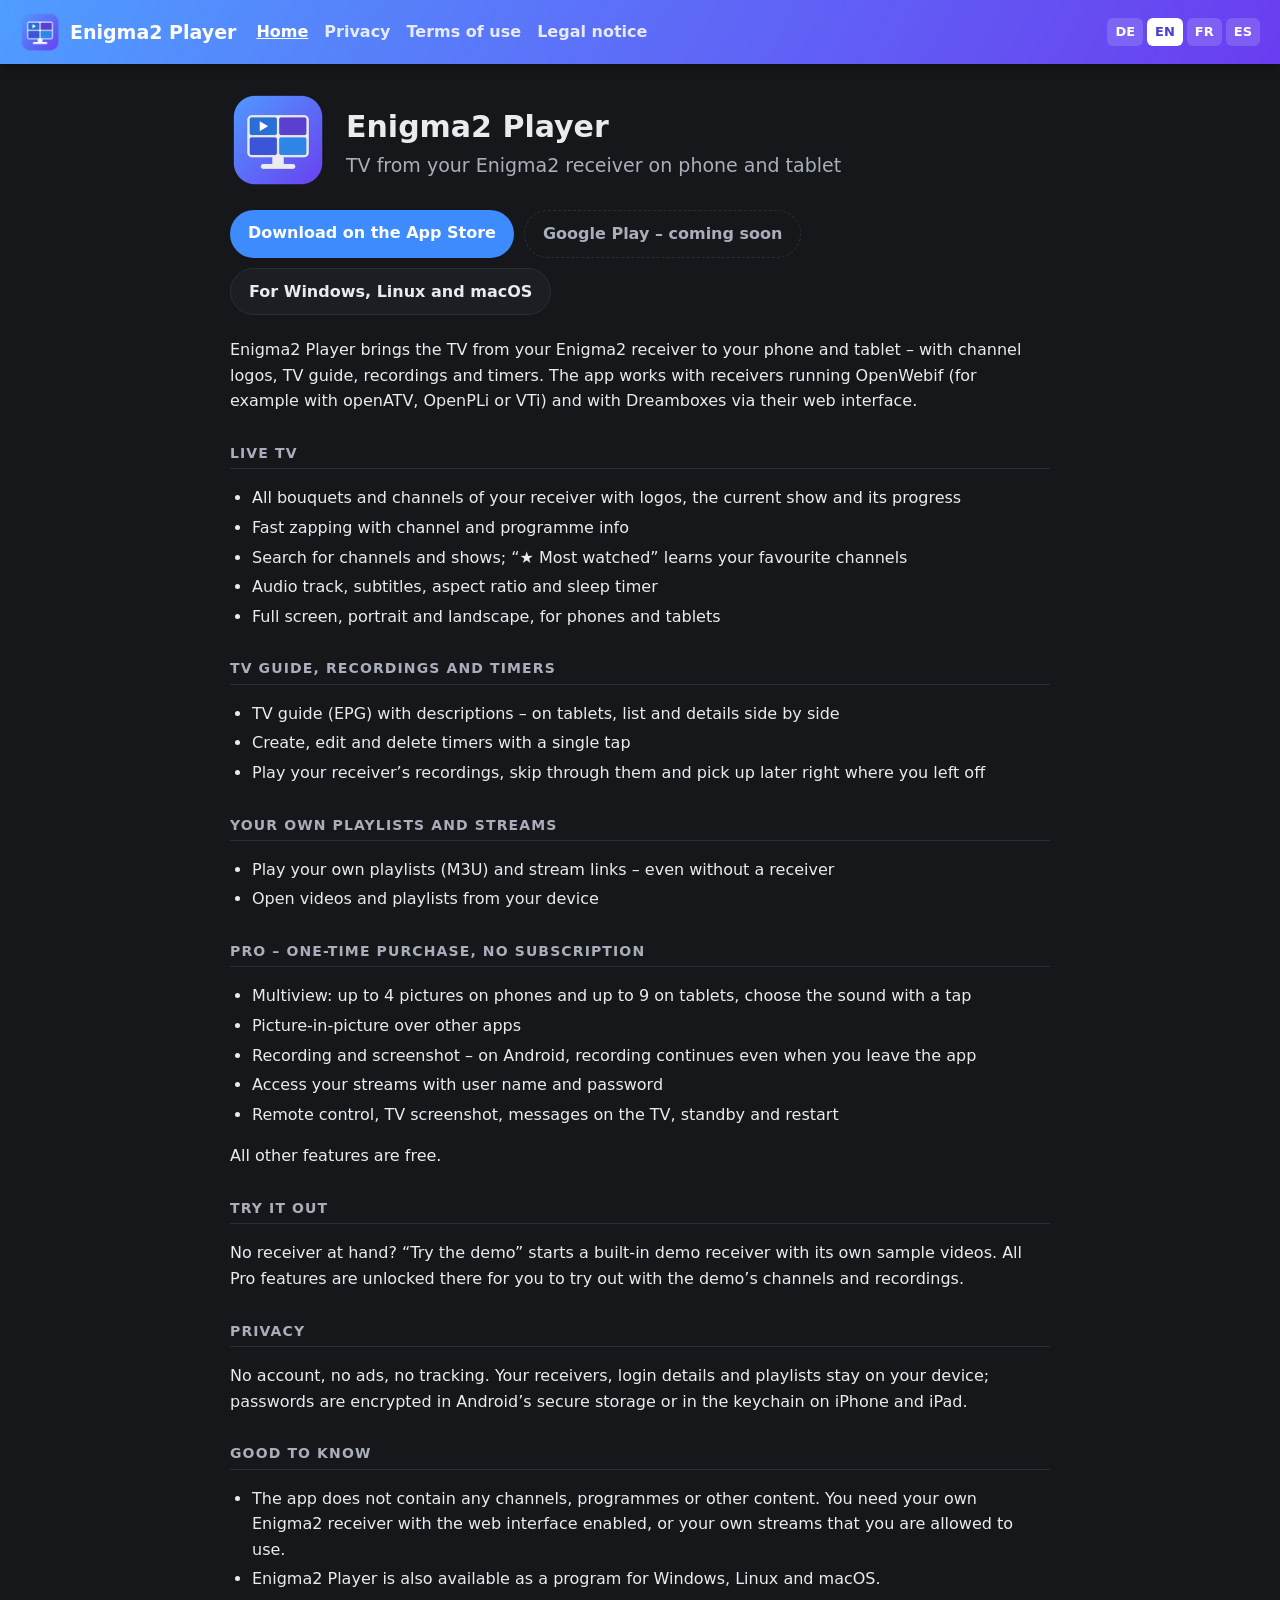
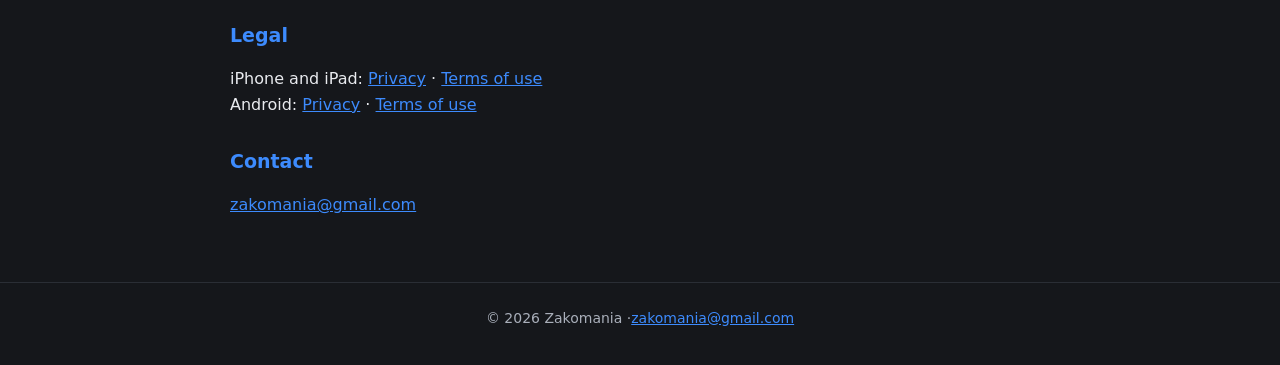
<file: index.html>
<!doctype html>
<html lang="en" data-lang="en">
<head>
<meta charset="utf-8">
<meta name="viewport" content="width=device-width, initial-scale=1">
<title>Enigma2 Player</title>
<link rel="icon" href="app_icon.png">
<link rel="stylesheet" href="style.css">
<meta name="apple-itunes-app" content="app-id=6828738788">
<noscript><style>[data-l]{display:revert!important} .langs{display:none}</style></noscript>
</head>
<body>
<header>
  <a class="brand" href="index.html"><img src="app_icon.png" alt="" width="40" height="40"><span>Enigma2 Player</span></a>
  <nav><a href="index.html" class="on"><span data-l="de">Start</span><span data-l="en">Home</span><span data-l="fr">Accueil</span><span data-l="es">Inicio</span></a><a href="privacy.html"><span data-l="de">Datenschutz</span><span data-l="en">Privacy</span><span data-l="fr">Confidentialité</span><span data-l="es">Privacidad</span></a><a href="terms.html"><span data-l="de">Nutzungsbedingungen</span><span data-l="en">Terms of use</span><span data-l="fr">Conditions d’utilisation</span><span data-l="es">Condiciones de uso</span></a><a href="imprint.html"><span data-l="de">Impressum</span><span data-l="en">Legal notice</span><span data-l="fr">Mentions légales</span><span data-l="es">Aviso legal</span></a></nav>
  <div class="langs" aria-label="Language"><button type="button" data-set="de">DE</button><button type="button" data-set="en">EN</button><button type="button" data-set="fr">FR</button><button type="button" data-set="es">ES</button></div>
</header>
<main>
<section data-l="de" lang="de">
<div class="hero"><img src="app_icon.png" alt="">
<div><h1>Enigma2 Player</h1><p class="lead">Fernsehen vom Enigma2-Receiver auf Handy und Tablet</p></div></div>
<div class="buttons"><a class="button" href="https://apps.apple.com/app/id6828738788">Laden im App Store</a>
<span class="button soon">Google Play – demnächst</span>
<a class="button alt" href="https://github.com/zakomania/enigma2player">Für Windows, Linux und macOS</a></div>

<p>Enigma2 Player bringt das Fernsehen deines Enigma2-Receivers auf Handy und Tablet – mit Senderlogos, Programm, Aufnahmen und Timern. Die App arbeitet mit Receivern mit OpenWebif (zum Beispiel mit openATV, OpenPLi oder VTi) und mit Dreamboxen über ihr Webinterface.</p>
<h2 class="label">LIVE-TV</h2>
<ul><li>Alle Bouquets und Sender deines Receivers mit Logos, laufender Sendung und Fortschritt</li><li>Schnelles Umschalten mit Einblendung von Sender und Sendung</li><li>Suche nach Sendern und Sendungen; „★ Meistgesehen“ lernt deine Lieblingssender</li><li>Tonspur, Untertitel, Bildformat und Einschlaf-Timer</li><li>Vollbild, Hoch- und Querformat, für Handy und Tablet</li></ul>
<h2 class="label">PROGRAMM, AUFNAHMEN UND TIMER</h2>
<ul><li>Programmführer (EPG) mit Beschreibungen – auf dem Tablet Liste und Text nebeneinander</li><li>Timer mit einem Fingertipp anlegen, ändern und löschen</li><li>Aufnahmen des Receivers abspielen, spulen und später an derselben Stelle weiterschauen</li></ul>
<h2 class="label">EIGENE LISTEN UND STREAMS</h2>
<ul><li>Eigene Wiedergabelisten (M3U) und Stream-Links abspielen – auch ohne Receiver</li><li>Videos und Listen vom Gerät öffnen</li></ul>
<h2 class="label">PRO – EINMAL KAUFEN, KEIN ABO</h2>
<ul><li>Mehrfachansicht: bis zu 4 Bilder auf dem Handy und bis zu 9 auf dem Tablet, Ton per Fingertipp</li><li>Bild im Bild über anderen Apps</li><li>Mitschnitt und Screenshot – unter Android läuft der Mitschnitt weiter, auch wenn du die App verlässt</li><li>Zugang zu deinen Streams mit Benutzername und Passwort</li><li>Fernbedienung, Bild vom Fernseher, Nachrichten auf dem Fernseher, Standby und Neustart</li></ul>
<p>Alle anderen Funktionen sind kostenlos.</p>
<h2 class="label">ZUM AUSPROBIEREN</h2>
<p>Kein Receiver zur Hand? „Demo ansehen“ startet einen eingebauten Demo-Receiver mit eigenen Beispielvideos. Dort sind alle Pro-Funktionen mit den Sendern und Aufnahmen der Demo zum Ausprobieren frei.</p>
<h2 class="label">DATENSCHUTZ</h2>
<p>Kein Konto, keine Werbung, kein Tracking. Deine Receiver, Zugangsdaten und Listen bleiben auf deinem Gerät; Passwörter liegen verschlüsselt im sicheren Speicher von Android bzw. im Schlüsselbund von iPhone und iPad.</p>
<h2 class="label">GUT ZU WISSEN</h2>
<ul><li>Die App enthält keine Sender, Programme oder sonstigen Inhalte. Du brauchst einen eigenen Enigma2-Receiver mit eingeschaltetem Webinterface oder eigene Streams, die du nutzen darfst.</li><li>Enigma2 Player gibt es auch als Programm für Windows, Linux und macOS.</li></ul>
<h2>Rechtliches</h2>
<p>iPhone und iPad: <a href="privacy-ios.html?lang=de">Datenschutz</a> · <a href="terms-ios.html?lang=de">Nutzungsbedingungen</a><br>Android: <a href="privacy.html?lang=de">Datenschutz</a> · <a href="terms.html?lang=de">Nutzungsbedingungen</a></p>
<h2>Kontakt</h2>
<p><a href="mailto:zakomania@gmail.com">zakomania@gmail.com</a></p>
</section>
<section data-l="en" lang="en">
<div class="hero"><img src="app_icon.png" alt="">
<div><h1>Enigma2 Player</h1><p class="lead">TV from your Enigma2 receiver on phone and tablet</p></div></div>
<div class="buttons"><a class="button" href="https://apps.apple.com/app/id6828738788">Download on the App Store</a>
<span class="button soon">Google Play – coming soon</span>
<a class="button alt" href="https://github.com/zakomania/enigma2player">For Windows, Linux and macOS</a></div>

<p>Enigma2 Player brings the TV from your Enigma2 receiver to your phone and tablet – with channel logos, TV guide, recordings and timers. The app works with receivers running OpenWebif (for example with openATV, OpenPLi or VTi) and with Dreamboxes via their web interface.</p>
<h2 class="label">LIVE TV</h2>
<ul><li>All bouquets and channels of your receiver with logos, the current show and its progress</li><li>Fast zapping with channel and programme info</li><li>Search for channels and shows; “★ Most watched” learns your favourite channels</li><li>Audio track, subtitles, aspect ratio and sleep timer</li><li>Full screen, portrait and landscape, for phones and tablets</li></ul>
<h2 class="label">TV GUIDE, RECORDINGS AND TIMERS</h2>
<ul><li>TV guide (EPG) with descriptions – on tablets, list and details side by side</li><li>Create, edit and delete timers with a single tap</li><li>Play your receiver’s recordings, skip through them and pick up later right where you left off</li></ul>
<h2 class="label">YOUR OWN PLAYLISTS AND STREAMS</h2>
<ul><li>Play your own playlists (M3U) and stream links – even without a receiver</li><li>Open videos and playlists from your device</li></ul>
<h2 class="label">PRO – ONE-TIME PURCHASE, NO SUBSCRIPTION</h2>
<ul><li>Multiview: up to 4 pictures on phones and up to 9 on tablets, choose the sound with a tap</li><li>Picture-in-picture over other apps</li><li>Recording and screenshot – on Android, recording continues even when you leave the app</li><li>Access your streams with user name and password</li><li>Remote control, TV screenshot, messages on the TV, standby and restart</li></ul>
<p>All other features are free.</p>
<h2 class="label">TRY IT OUT</h2>
<p>No receiver at hand? “Try the demo” starts a built-in demo receiver with its own sample videos. All Pro features are unlocked there for you to try out with the demo’s channels and recordings.</p>
<h2 class="label">PRIVACY</h2>
<p>No account, no ads, no tracking. Your receivers, login details and playlists stay on your device; passwords are encrypted in Android’s secure storage or in the keychain on iPhone and iPad.</p>
<h2 class="label">GOOD TO KNOW</h2>
<ul><li>The app does not contain any channels, programmes or other content. You need your own Enigma2 receiver with the web interface enabled, or your own streams that you are allowed to use.</li><li>Enigma2 Player is also available as a program for Windows, Linux and macOS.</li></ul>
<h2>Legal</h2>
<p>iPhone and iPad: <a href="privacy-ios.html?lang=en">Privacy</a> · <a href="terms-ios.html?lang=en">Terms of use</a><br>Android: <a href="privacy.html?lang=en">Privacy</a> · <a href="terms.html?lang=en">Terms of use</a></p>
<h2>Contact</h2>
<p><a href="mailto:zakomania@gmail.com">zakomania@gmail.com</a></p>
</section>
<section data-l="fr" lang="fr">
<div class="hero"><img src="app_icon.png" alt="">
<div><h1>Enigma2 Player</h1><p class="lead">La TV de votre récepteur Enigma2 sur mobile et tablette</p></div></div>
<div class="buttons"><a class="button" href="https://apps.apple.com/app/id6828738788">Télécharger dans l’App Store</a>
<span class="button soon">Google Play – bientôt</span>
<a class="button alt" href="https://github.com/zakomania/enigma2player">Pour Windows, Linux et macOS</a></div>

<p>Enigma2 Player apporte la télévision de votre récepteur Enigma2 sur votre téléphone et votre tablette – avec logos des chaînes, guide TV, enregistrements et programmations. L’application fonctionne avec les récepteurs équipés d’OpenWebif (par exemple avec openATV, OpenPLi ou VTi) et avec les Dreambox via leur interface web.</p>
<h2 class="label">TV EN DIRECT</h2>
<ul><li>Tous les bouquets et toutes les chaînes de votre récepteur avec logos, émission en cours et progression</li><li>Zapping rapide avec affichage de la chaîne et de l’émission</li><li>Recherche de chaînes et d’émissions ; « ★ Les plus regardées » apprend vos chaînes préférées</li><li>Piste audio, sous-titres, format d’image et minuterie de sommeil</li><li>Plein écran, portrait et paysage, sur téléphone et tablette</li></ul>
<h2 class="label">GUIDE TV, ENREGISTREMENTS ET PROGRAMMATIONS</h2>
<ul><li>Guide TV (EPG) avec descriptions – sur tablette, liste et détails côte à côte</li><li>Créez, modifiez et supprimez des programmations d’un simple geste</li><li>Regardez les enregistrements de votre récepteur, avancez ou reculez et reprenez plus tard là où vous vous êtes arrêté</li></ul>
<h2 class="label">VOS LISTES ET FLUX</h2>
<ul><li>Lisez vos propres listes de lecture (M3U) et liens de flux – même sans récepteur</li><li>Ouvrez des vidéos et des listes depuis votre appareil</li></ul>
<h2 class="label">PRO – ACHAT UNIQUE, SANS ABONNEMENT</h2>
<ul><li>Multivue : jusqu’à 4 images sur téléphone et jusqu’à 9 sur tablette, son au choix d’un geste</li><li>Image dans l’image par-dessus les autres applications</li><li>Enregistrement et capture d’écran – sous Android, l’enregistrement continue même lorsque vous quittez l’application</li><li>Accès à vos flux avec nom d’utilisateur et mot de passe</li><li>Télécommande, capture de l’image du téléviseur, messages sur le téléviseur, veille et redémarrage</li></ul>
<p>Toutes les autres fonctions sont gratuites.</p>
<h2 class="label">POUR ESSAYER</h2>
<p>Pas de récepteur sous la main ? « Voir la démo » lance un récepteur de démo intégré avec ses propres vidéos d’exemple. Toutes les fonctions Pro y sont débloquées pour les essayer avec les chaînes et enregistrements de la démo.</p>
<h2 class="label">CONFIDENTIALITÉ</h2>
<p>Aucun compte, aucune publicité, aucun suivi. Vos récepteurs, identifiants et listes restent sur votre appareil ; les mots de passe sont chiffrés dans le stockage sécurisé d’Android ou dans le trousseau de l’iPhone et de l’iPad.</p>
<h2 class="label">BON À SAVOIR</h2>
<ul><li>L’application ne contient aucune chaîne, émission ou autre contenu. Il vous faut votre propre récepteur Enigma2 avec l’interface web activée, ou vos propres flux que vous êtes autorisé à utiliser.</li><li>Enigma2 Player existe aussi en version pour Windows, Linux et macOS.</li></ul>
<h2>Informations légales</h2>
<p>iPhone et iPad: <a href="privacy-ios.html?lang=fr">Confidentialité</a> · <a href="terms-ios.html?lang=fr">Conditions d’utilisation</a><br>Android: <a href="privacy.html?lang=fr">Confidentialité</a> · <a href="terms.html?lang=fr">Conditions d’utilisation</a></p>
<h2>Contact</h2>
<p><a href="mailto:zakomania@gmail.com">zakomania@gmail.com</a></p>
</section>
<section data-l="es" lang="es">
<div class="hero"><img src="app_icon.png" alt="">
<div><h1>Enigma2 Player</h1><p class="lead">La TV de tu receptor Enigma2 en el móvil y la tableta</p></div></div>
<div class="buttons"><a class="button" href="https://apps.apple.com/app/id6828738788">Descargar en el App Store</a>
<span class="button soon">Google Play – próximamente</span>
<a class="button alt" href="https://github.com/zakomania/enigma2player">Para Windows, Linux y macOS</a></div>

<p>Enigma2 Player lleva la televisión de tu receptor Enigma2 a tu móvil y tu tableta, con logotipos de los canales, guía de TV, grabaciones y temporizadores. La app funciona con receptores con OpenWebif (por ejemplo, con openATV, OpenPLi o VTi) y con Dreambox a través de su interfaz web.</p>
<h2 class="label">TV EN DIRECTO</h2>
<ul><li>Todos los bouquets y canales de tu receptor con logotipos, el programa actual y su progreso</li><li>Cambio de canal rápido con información del canal y del programa</li><li>Búsqueda de canales y programas; «★ Más vistos» aprende tus canales favoritos</li><li>Pista de audio, subtítulos, formato de imagen y temporizador de apagado</li><li>Pantalla completa, vertical y horizontal, para móvil y tableta</li></ul>
<h2 class="label">GUÍA DE TV, GRABACIONES Y TEMPORIZADORES</h2>
<ul><li>Guía de TV (EPG) con descripciones; en la tableta, lista y detalles uno al lado del otro</li><li>Crea, modifica y elimina temporizadores con un solo toque</li><li>Reproduce las grabaciones de tu receptor, avanza o retrocede y continúa más tarde donde lo dejaste</li></ul>
<h2 class="label">TUS LISTAS Y EMISIONES</h2>
<ul><li>Reproduce tus propias listas de reproducción (M3U) y enlaces de emisión, incluso sin receptor</li><li>Abre vídeos y listas desde tu dispositivo</li></ul>
<h2 class="label">PRO: UNA SOLA COMPRA, SIN SUSCRIPCIÓN</h2>
<ul><li>Multivista: hasta 4 imágenes en el móvil y hasta 9 en la tableta; elige el sonido con un toque</li><li>Imagen en imagen sobre otras apps</li><li>Grabación y captura de pantalla; en Android, la grabación continúa aunque salgas de la app</li><li>Acceso a tus emisiones con usuario y contraseña</li><li>Mando a distancia, captura de la imagen del televisor, mensajes en el televisor, modo de espera y reinicio</li></ul>
<p>Todas las demás funciones son gratuitas.</p>
<h2 class="label">PARA PROBAR</h2>
<p>¿No tienes un receptor a mano? «Ver la demostración» inicia un receptor de demostración integrado con sus propios vídeos de ejemplo. Allí todas las funciones Pro están desbloqueadas para que las pruebes con los canales y grabaciones de la demostración.</p>
<h2 class="label">PRIVACIDAD</h2>
<p>Sin cuenta, sin publicidad, sin seguimiento. Tus receptores, datos de acceso y listas permanecen en tu dispositivo; las contraseñas se guardan cifradas en el almacenamiento seguro de Android o en el llavero del iPhone y el iPad.</p>
<h2 class="label">CONVIENE SABER</h2>
<ul><li>La app no contiene canales, programas ni ningún otro contenido. Necesitas tu propio receptor Enigma2 con la interfaz web activada o tus propias emisiones que tengas derecho a usar.</li><li>Enigma2 Player también está disponible como programa para Windows, Linux y macOS.</li></ul>
<h2>Información legal</h2>
<p>iPhone y iPad: <a href="privacy-ios.html?lang=es">Privacidad</a> · <a href="terms-ios.html?lang=es">Condiciones de uso</a><br>Android: <a href="privacy.html?lang=es">Privacidad</a> · <a href="terms.html?lang=es">Condiciones de uso</a></p>
<h2>Contacto</h2>
<p><a href="mailto:zakomania@gmail.com">zakomania@gmail.com</a></p>
</section>
</main>
<footer>© 2026 Zakomania ·<a href="mailto:zakomania@gmail.com">zakomania@gmail.com</a></footer>
<script src="lang.js"></script>
</body>
</html>
</file>
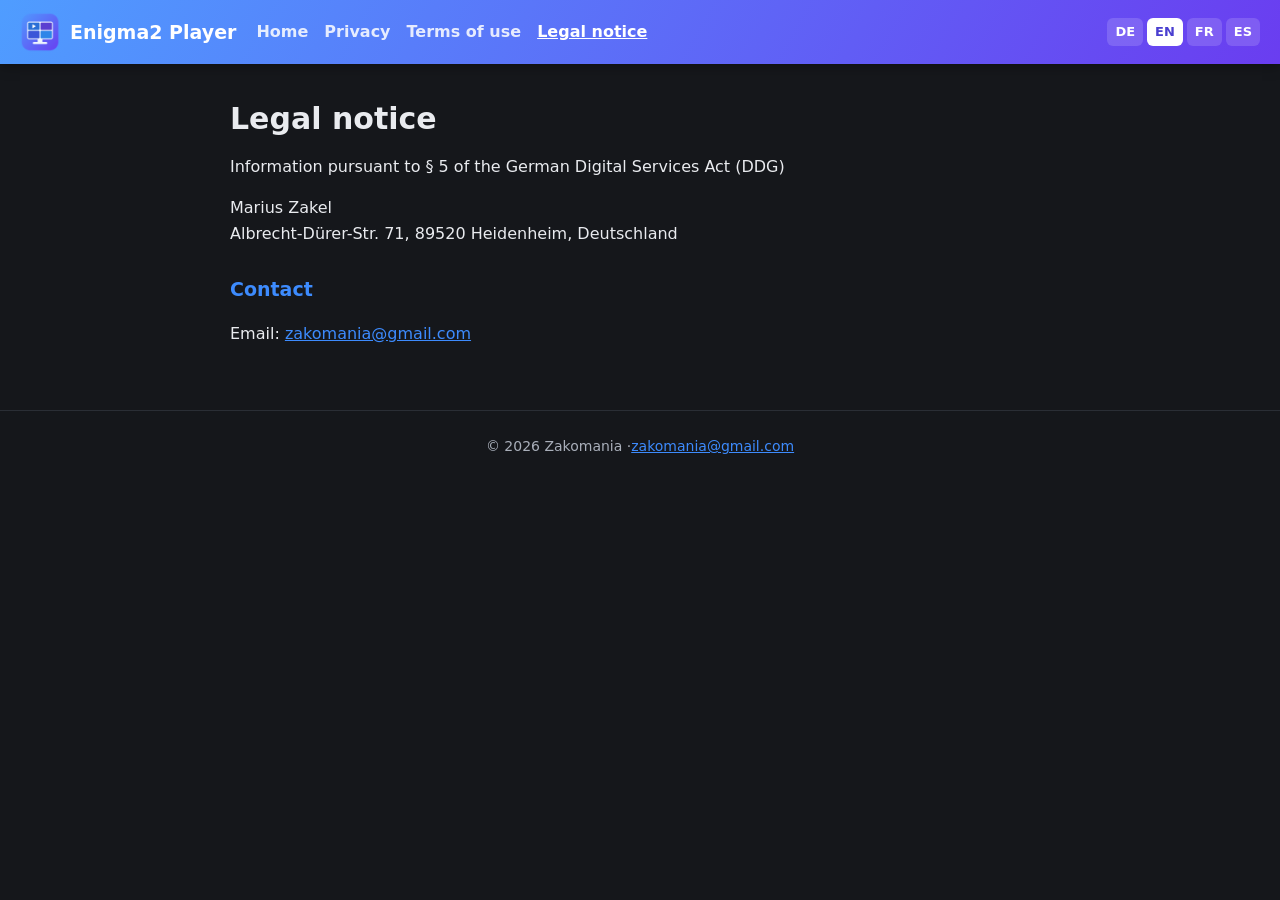
<file: imprint.html>
<!doctype html>
<html lang="en" data-lang="en">
<head>
<meta charset="utf-8">
<meta name="viewport" content="width=device-width, initial-scale=1">
<title>Impressum – Enigma2 Player</title>
<link rel="icon" href="app_icon.png">
<link rel="stylesheet" href="style.css">
<noscript><style>[data-l]{display:revert!important} .langs{display:none}</style></noscript>
</head>
<body>
<header>
  <a class="brand" href="index.html"><img src="app_icon.png" alt="" width="40" height="40"><span>Enigma2 Player</span></a>
  <nav><a href="index.html"><span data-l="de">Start</span><span data-l="en">Home</span><span data-l="fr">Accueil</span><span data-l="es">Inicio</span></a><a href="privacy.html"><span data-l="de">Datenschutz</span><span data-l="en">Privacy</span><span data-l="fr">Confidentialité</span><span data-l="es">Privacidad</span></a><a href="terms.html"><span data-l="de">Nutzungsbedingungen</span><span data-l="en">Terms of use</span><span data-l="fr">Conditions d’utilisation</span><span data-l="es">Condiciones de uso</span></a><a href="imprint.html" class="on"><span data-l="de">Impressum</span><span data-l="en">Legal notice</span><span data-l="fr">Mentions légales</span><span data-l="es">Aviso legal</span></a></nav>
  <div class="langs" aria-label="Language"><button type="button" data-set="de">DE</button><button type="button" data-set="en">EN</button><button type="button" data-set="fr">FR</button><button type="button" data-set="es">ES</button></div>
</header>
<main>
<section data-l="de" lang="de">
<h1>Impressum</h1>
<p>Angaben gemäß § 5 Digitale-Dienste-Gesetz (DDG)</p>
<p>Marius Zakel<br>Albrecht-Dürer-Str. 71, 89520 Heidenheim, Deutschland</p>
<h2>Kontakt</h2>
<p>E-Mail: <a href="mailto:zakomania@gmail.com">zakomania@gmail.com</a></p>
</section>
<section data-l="en" lang="en">
<h1>Legal notice</h1>
<p>Information pursuant to § 5 of the German Digital Services Act (DDG)</p>
<p>Marius Zakel<br>Albrecht-Dürer-Str. 71, 89520 Heidenheim, Deutschland</p>
<h2>Contact</h2>
<p>Email: <a href="mailto:zakomania@gmail.com">zakomania@gmail.com</a></p>
</section>
<section data-l="fr" lang="fr">
<h1>Mentions légales</h1>
<p>Informations conformément au § 5 de la loi allemande sur les services numériques (DDG)</p>
<p>Marius Zakel<br>Albrecht-Dürer-Str. 71, 89520 Heidenheim, Deutschland</p>
<h2>Contact</h2>
<p>E-mail: <a href="mailto:zakomania@gmail.com">zakomania@gmail.com</a></p>
</section>
<section data-l="es" lang="es">
<h1>Aviso legal</h1>
<p>Información conforme al § 5 de la Ley alemana de servicios digitales (DDG)</p>
<p>Marius Zakel<br>Albrecht-Dürer-Str. 71, 89520 Heidenheim, Deutschland</p>
<h2>Contacto</h2>
<p>Correo electrónico: <a href="mailto:zakomania@gmail.com">zakomania@gmail.com</a></p>
</section>
</main>
<footer>© 2026 Zakomania ·<a href="mailto:zakomania@gmail.com">zakomania@gmail.com</a></footer>
<script src="lang.js"></script>
</body>
</html>
</file>
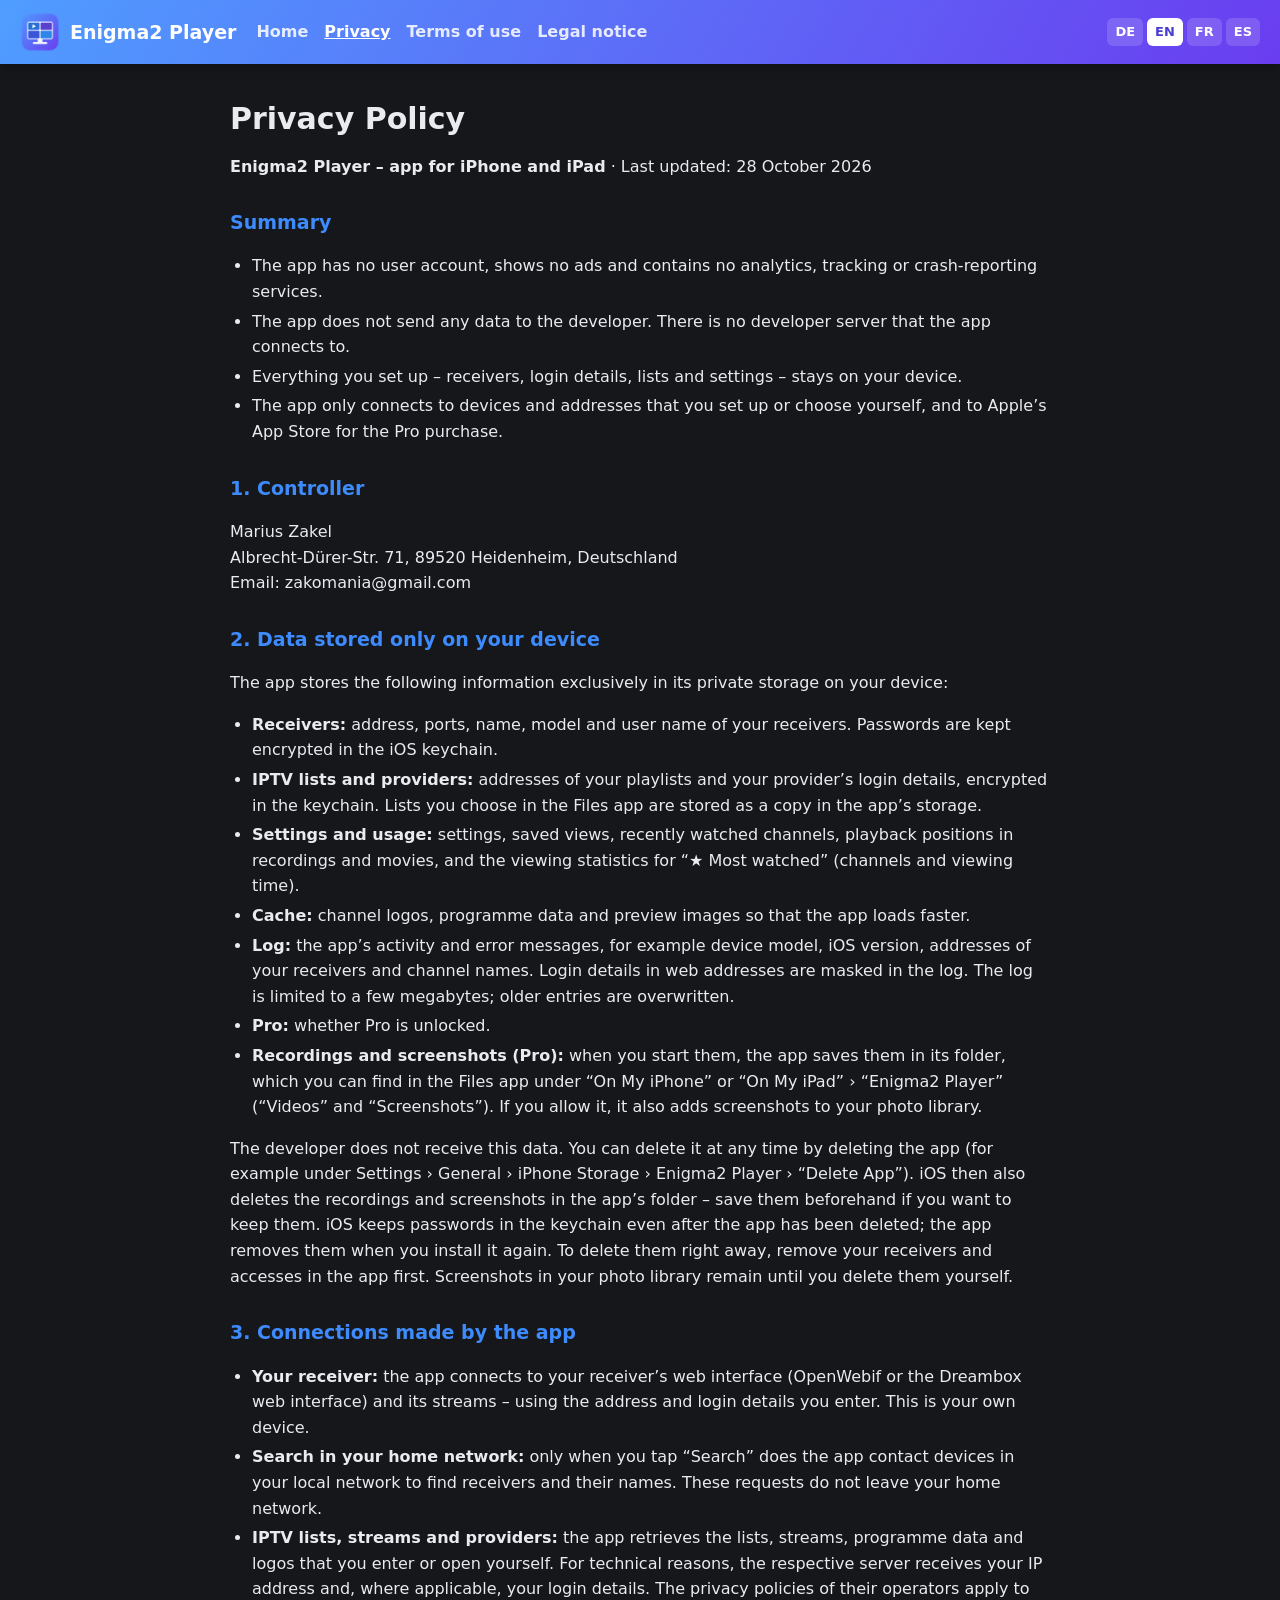
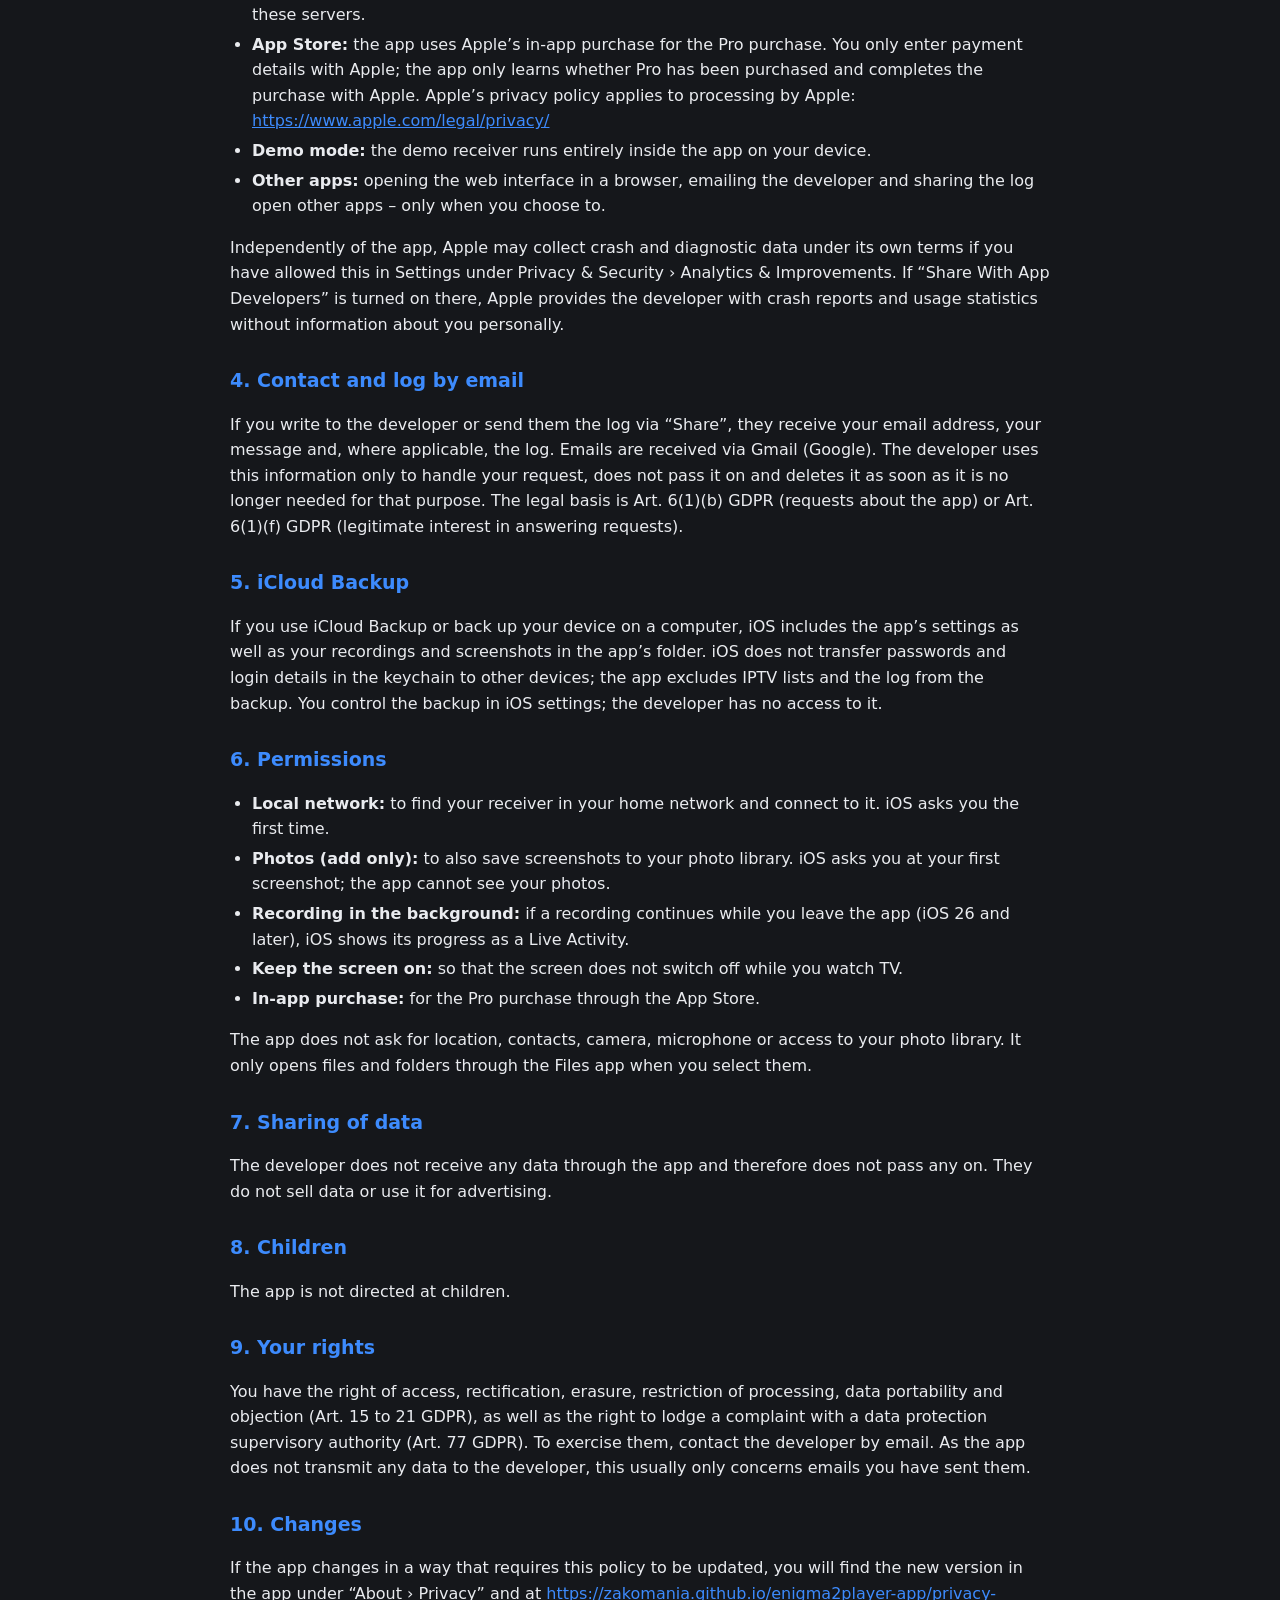
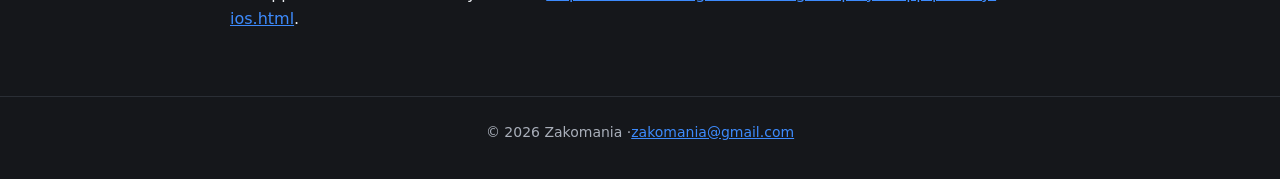
<file: privacy-ios.html>
<!doctype html>
<html lang="en" data-lang="en">
<head>
<meta charset="utf-8">
<meta name="viewport" content="width=device-width, initial-scale=1">
<title>Privacy – Enigma2 Player</title>
<link rel="icon" href="app_icon.png">
<link rel="stylesheet" href="style.css">
<noscript><style>[data-l]{display:revert!important} .langs{display:none}</style></noscript>
</head>
<body>
<header>
  <a class="brand" href="index.html"><img src="app_icon.png" alt="" width="40" height="40"><span>Enigma2 Player</span></a>
  <nav><a href="index.html"><span data-l="de">Start</span><span data-l="en">Home</span><span data-l="fr">Accueil</span><span data-l="es">Inicio</span></a><a href="privacy-ios.html" class="on"><span data-l="de">Datenschutz</span><span data-l="en">Privacy</span><span data-l="fr">Confidentialité</span><span data-l="es">Privacidad</span></a><a href="terms-ios.html"><span data-l="de">Nutzungsbedingungen</span><span data-l="en">Terms of use</span><span data-l="fr">Conditions d’utilisation</span><span data-l="es">Condiciones de uso</span></a><a href="imprint.html"><span data-l="de">Impressum</span><span data-l="en">Legal notice</span><span data-l="fr">Mentions légales</span><span data-l="es">Aviso legal</span></a></nav>
  <div class="langs" aria-label="Language"><button type="button" data-set="de">DE</button><button type="button" data-set="en">EN</button><button type="button" data-set="fr">FR</button><button type="button" data-set="es">ES</button></div>
</header>
<main>
<section data-l="de" lang="de">
<h1>Datenschutzerklärung</h1>
<p><strong>Enigma2 Player – App für iPhone und iPad</strong> · Stand: 28. Oktober 2026</p>
<h2>Das Wichtigste in Kürze</h2>
<ul><li>Die App hat kein Benutzerkonto, zeigt keine Werbung und enthält keine Analyse-, Tracking- oder Absturzmelde-Dienste.</li><li>Die App sendet keine Daten an den Entwickler. Es gibt keinen Server des Entwicklers, mit dem die App Verbindung aufnimmt.</li><li>Was du einrichtest – Receiver, Zugangsdaten, Listen und Einstellungen –, bleibt auf deinem Gerät.</li><li>Die App verbindet sich nur mit Geräten und Adressen, die du selbst einrichtest oder auswählst, und für den Kauf von Pro mit dem App Store von Apple.</li></ul>
<h2>1. Verantwortlicher</h2>
<p>Marius Zakel<br>Albrecht-Dürer-Str. 71, 89520 Heidenheim, Deutschland<br>E-Mail: zakomania@gmail.com</p>
<h2>2. Daten, die nur auf deinem Gerät gespeichert werden</h2>
<p>Die App speichert die folgenden Angaben ausschließlich im App-Speicher deines Geräts:</p>
<ul><li><strong>Receiver:</strong> Adresse, Anschlüsse, Name, Modell und Benutzername deiner Receiver. Passwörter liegen verschlüsselt im Schlüsselbund von iOS.</li><li><strong>IPTV-Listen und Anbieter:</strong> Adressen deiner Wiedergabelisten und Zugangsdaten deines Anbieters, verschlüsselt im Schlüsselbund. Listen, die du in der App „Dateien“ auswählst, legt die App als Kopie im App-Speicher ab.</li><li><strong>Einstellungen und Nutzung:</strong> Einstellungen, gespeicherte Ansichten, zuletzt gesehene Sender, Wiedergabepositionen in Aufnahmen und Filmen sowie die Sehstatistik für „★ Meistgesehen“ (Sender und Sehdauer).</li><li><strong>Zwischenspeicher:</strong> Senderlogos, Programmdaten und Vorschaubilder, damit die App schneller lädt.</li><li><strong>Protokoll:</strong> Abläufe und Fehlermeldungen der App, zum Beispiel Gerätemodell, iOS-Version, Adressen deiner Receiver und Sendernamen. Zugangsdaten in Internetadressen macht die App im Protokoll unkenntlich. Das Protokoll ist auf wenige Megabyte begrenzt; ältere Einträge werden überschrieben.</li><li><strong>Pro:</strong> ob Pro freigeschaltet ist.</li><li><strong>Mitschnitte und Screenshots (Pro):</strong> Wenn du sie startest, speichert die App sie in ihrem Ordner, den du in der App „Dateien“ unter „Auf meinem iPhone“ bzw. „Auf meinem iPad“ › „Enigma2 Player“ findest („Videos“ und „Screenshots“). Screenshots legt sie zusätzlich in deiner Fotomediathek ab, wenn du das erlaubst.</li></ul>
<p>Diese Daten erhält der Entwickler nicht. Du kannst sie jederzeit löschen, indem du die App löschst (zum Beispiel unter Einstellungen › Allgemein › iPhone-Speicher › Enigma2 Player › „App löschen“). Dabei löscht iOS auch die Mitschnitte und Screenshots im Ordner der App – sichere sie vorher, wenn du sie behalten möchtest. Passwörter im Schlüsselbund bewahrt iOS auch nach dem Löschen der App auf; die App entfernt sie, wenn du sie erneut installierst. Willst du sie sofort löschen, entferne vorher deine Receiver und Zugänge in der App. Screenshots in deiner Fotomediathek bleiben, bis du sie selbst löschst.</p>
<h2>3. Verbindungen der App</h2>
<ul><li><strong>Dein Receiver:</strong> Die App verbindet sich mit dem Webinterface deines Receivers (OpenWebif bzw. Webinterface der Dreambox) und mit seinen Streams – mit der Adresse und den Zugangsdaten, die du eingibst. Das ist dein eigenes Gerät.</li><li><strong>Suche im Heimnetz:</strong> Nur wenn du „Suchen“ antippst, fragt die App Geräte in deinem lokalen Netz an, um Receiver und ihre Namen zu finden. Diese Anfragen verlassen dein Heimnetz nicht.</li><li><strong>IPTV-Listen, Streams und Anbieter:</strong> Die App ruft die Listen, Streams, Programmdaten und Logos ab, die du selbst einträgst oder öffnest. Dabei erhält der jeweilige Server technisch bedingt deine IP-Adresse und gegebenenfalls deine Zugangsdaten. Für diese Server gelten die Datenschutzbestimmungen ihrer Betreiber.</li><li><strong>App Store:</strong> Für den Kauf von Pro nutzt die App den In-App-Kauf von Apple. Zahlungsdaten gibst du nur bei Apple ein; die App erfährt lediglich, ob Pro gekauft wurde, und schließt den Kauf bei Apple ab. Für die Verarbeitung durch Apple gilt dessen Datenschutzrichtlinie: <a href="https://www.apple.com/legal/privacy/">https://www.apple.com/legal/privacy/</a></li><li><strong>Demo-Modus:</strong> Der Demo-Receiver läuft vollständig in der App auf deinem Gerät.</li><li><strong>Andere Apps:</strong> Webinterface im Browser, E-Mail an den Entwickler und Teilen des Protokolls öffnen andere Apps – nur, wenn du es auswählst.</li></ul>
<p>Unabhängig von der App kann Apple nach seinen eigenen Bestimmungen Absturz- und Diagnosedaten erfassen, wenn du das in den Einstellungen unter Datenschutz &amp; Sicherheit › Analyse &amp; Verbesserungen erlaubt hast. Ist dort „Mit App-Entwicklern teilen“ eingeschaltet, stellt Apple dem Entwickler Absturzberichte und Nutzungsstatistiken ohne Angaben zu deiner Person bereit.</p>
<h2>4. Kontakt und Protokoll per E-Mail</h2>
<p>Wenn du dem Entwickler schreibst oder ihm das Protokoll über „Teilen“ schickst, erhält er deine E-Mail-Adresse, deine Nachricht und gegebenenfalls das Protokoll. E-Mails empfängt er über Gmail (Google). Er verwendet diese Angaben nur, um dein Anliegen zu bearbeiten, gibt sie nicht weiter und löscht sie, sobald sie dafür nicht mehr nötig sind. Rechtsgrundlage ist Art. 6 Abs. 1 lit. b DSGVO (Anfragen zur App) bzw. Art. 6 Abs. 1 lit. f DSGVO (berechtigtes Interesse, Anfragen zu beantworten).</p>
<h2>5. iCloud-Backup</h2>
<p>Nutzt du iCloud-Backup oder sicherst du dein Gerät am Computer, sichert iOS die Einstellungen der App sowie deine Mitschnitte und Screenshots im Ordner der App mit. Passwörter und Zugangsdaten im Schlüsselbund überträgt iOS nicht auf andere Geräte; IPTV-Listen und das Protokoll schließt die App vom Backup aus. Das Backup steuerst du in den Einstellungen von iOS; der Entwickler hat darauf keinen Zugriff.</p>
<h2>6. Berechtigungen</h2>
<ul><li><strong>Lokales Netzwerk:</strong> um deinen Receiver im Heimnetz zu finden und dich mit ihm zu verbinden. iOS fragt dich beim ersten Mal.</li><li><strong>Fotos (nur hinzufügen):</strong> um Screenshots zusätzlich in deiner Fotomediathek abzulegen. iOS fragt dich beim ersten Screenshot; deine Fotos sieht die App nicht.</li><li><strong>Mitschnitt im Hintergrund:</strong> Läuft ein Mitschnitt weiter, während du die App verlässt (ab iOS 26), zeigt iOS den Fortschritt als Live-Aktivität an.</li><li><strong>Bildschirm wach halten:</strong> damit der Bildschirm beim Fernsehen nicht abschaltet.</li><li><strong>In-App-Kauf:</strong> für den Kauf von Pro über den App Store.</li></ul>
<p>Die App fragt nicht nach Standort, Kontakten, Kamera, Mikrofon oder Zugriff auf deine Fotomediathek. Dateien und Ordner öffnet sie nur über die App „Dateien“, wenn du sie auswählst.</p>
<h2>7. Weitergabe von Daten</h2>
<p>Der Entwickler erhält über die App keine Daten und gibt deshalb auch keine weiter. Er verkauft keine Daten und nutzt sie nicht für Werbung.</p>
<h2>8. Kinder</h2>
<p>Die App richtet sich nicht an Kinder.</p>
<h2>9. Deine Rechte</h2>
<p>Du hast das Recht auf Auskunft, Berichtigung, Löschung, Einschränkung der Verarbeitung, Datenübertragbarkeit und Widerspruch (Art. 15 bis 21 DSGVO) sowie das Recht, dich bei einer Datenschutz-Aufsichtsbehörde zu beschweren (Art. 77 DSGVO). Wende dich dafür per E-Mail an den Entwickler. Da die App ihm keine Daten übermittelt, betrifft das in der Regel nur E-Mails, die du ihm geschickt hast.</p>
<h2>10. Änderungen</h2>
<p>Ändert sich die App so, dass diese Erklärung angepasst werden muss, findest du die neue Fassung in der App unter „Über › Datenschutz“ und unter <a href="https://zakomania.github.io/enigma2player-app/privacy-ios.html">https://zakomania.github.io/enigma2player-app/privacy-ios.html</a>.</p>
</section>
<section data-l="en" lang="en">
<h1>Privacy Policy</h1>
<p><strong>Enigma2 Player – app for iPhone and iPad</strong> · Last updated: 28 October 2026</p>
<h2>Summary</h2>
<ul><li>The app has no user account, shows no ads and contains no analytics, tracking or crash-reporting services.</li><li>The app does not send any data to the developer. There is no developer server that the app connects to.</li><li>Everything you set up – receivers, login details, lists and settings – stays on your device.</li><li>The app only connects to devices and addresses that you set up or choose yourself, and to Apple’s App Store for the Pro purchase.</li></ul>
<h2>1. Controller</h2>
<p>Marius Zakel<br>Albrecht-Dürer-Str. 71, 89520 Heidenheim, Deutschland<br>Email: zakomania@gmail.com</p>
<h2>2. Data stored only on your device</h2>
<p>The app stores the following information exclusively in its private storage on your device:</p>
<ul><li><strong>Receivers:</strong> address, ports, name, model and user name of your receivers. Passwords are kept encrypted in the iOS keychain.</li><li><strong>IPTV lists and providers:</strong> addresses of your playlists and your provider’s login details, encrypted in the keychain. Lists you choose in the Files app are stored as a copy in the app’s storage.</li><li><strong>Settings and usage:</strong> settings, saved views, recently watched channels, playback positions in recordings and movies, and the viewing statistics for “★ Most watched” (channels and viewing time).</li><li><strong>Cache:</strong> channel logos, programme data and preview images so that the app loads faster.</li><li><strong>Log:</strong> the app’s activity and error messages, for example device model, iOS version, addresses of your receivers and channel names. Login details in web addresses are masked in the log. The log is limited to a few megabytes; older entries are overwritten.</li><li><strong>Pro:</strong> whether Pro is unlocked.</li><li><strong>Recordings and screenshots (Pro):</strong> when you start them, the app saves them in its folder, which you can find in the Files app under “On My iPhone” or “On My iPad” › “Enigma2 Player” (“Videos” and “Screenshots”). If you allow it, it also adds screenshots to your photo library.</li></ul>
<p>The developer does not receive this data. You can delete it at any time by deleting the app (for example under Settings › General › iPhone Storage › Enigma2 Player › “Delete App”). iOS then also deletes the recordings and screenshots in the app’s folder – save them beforehand if you want to keep them. iOS keeps passwords in the keychain even after the app has been deleted; the app removes them when you install it again. To delete them right away, remove your receivers and accesses in the app first. Screenshots in your photo library remain until you delete them yourself.</p>
<h2>3. Connections made by the app</h2>
<ul><li><strong>Your receiver:</strong> the app connects to your receiver’s web interface (OpenWebif or the Dreambox web interface) and its streams – using the address and login details you enter. This is your own device.</li><li><strong>Search in your home network:</strong> only when you tap “Search” does the app contact devices in your local network to find receivers and their names. These requests do not leave your home network.</li><li><strong>IPTV lists, streams and providers:</strong> the app retrieves the lists, streams, programme data and logos that you enter or open yourself. For technical reasons, the respective server receives your IP address and, where applicable, your login details. The privacy policies of their operators apply to these servers.</li><li><strong>App Store:</strong> the app uses Apple’s in-app purchase for the Pro purchase. You only enter payment details with Apple; the app only learns whether Pro has been purchased and completes the purchase with Apple. Apple’s privacy policy applies to processing by Apple: <a href="https://www.apple.com/legal/privacy/">https://www.apple.com/legal/privacy/</a></li><li><strong>Demo mode:</strong> the demo receiver runs entirely inside the app on your device.</li><li><strong>Other apps:</strong> opening the web interface in a browser, emailing the developer and sharing the log open other apps – only when you choose to.</li></ul>
<p>Independently of the app, Apple may collect crash and diagnostic data under its own terms if you have allowed this in Settings under Privacy &amp; Security › Analytics &amp; Improvements. If “Share With App Developers” is turned on there, Apple provides the developer with crash reports and usage statistics without information about you personally.</p>
<h2>4. Contact and log by email</h2>
<p>If you write to the developer or send them the log via “Share”, they receive your email address, your message and, where applicable, the log. Emails are received via Gmail (Google). The developer uses this information only to handle your request, does not pass it on and deletes it as soon as it is no longer needed for that purpose. The legal basis is Art. 6(1)(b) GDPR (requests about the app) or Art. 6(1)(f) GDPR (legitimate interest in answering requests).</p>
<h2>5. iCloud Backup</h2>
<p>If you use iCloud Backup or back up your device on a computer, iOS includes the app’s settings as well as your recordings and screenshots in the app’s folder. iOS does not transfer passwords and login details in the keychain to other devices; the app excludes IPTV lists and the log from the backup. You control the backup in iOS settings; the developer has no access to it.</p>
<h2>6. Permissions</h2>
<ul><li><strong>Local network:</strong> to find your receiver in your home network and connect to it. iOS asks you the first time.</li><li><strong>Photos (add only):</strong> to also save screenshots to your photo library. iOS asks you at your first screenshot; the app cannot see your photos.</li><li><strong>Recording in the background:</strong> if a recording continues while you leave the app (iOS 26 and later), iOS shows its progress as a Live Activity.</li><li><strong>Keep the screen on:</strong> so that the screen does not switch off while you watch TV.</li><li><strong>In-app purchase:</strong> for the Pro purchase through the App Store.</li></ul>
<p>The app does not ask for location, contacts, camera, microphone or access to your photo library. It only opens files and folders through the Files app when you select them.</p>
<h2>7. Sharing of data</h2>
<p>The developer does not receive any data through the app and therefore does not pass any on. They do not sell data or use it for advertising.</p>
<h2>8. Children</h2>
<p>The app is not directed at children.</p>
<h2>9. Your rights</h2>
<p>You have the right of access, rectification, erasure, restriction of processing, data portability and objection (Art. 15 to 21 GDPR), as well as the right to lodge a complaint with a data protection supervisory authority (Art. 77 GDPR). To exercise them, contact the developer by email. As the app does not transmit any data to the developer, this usually only concerns emails you have sent them.</p>
<h2>10. Changes</h2>
<p>If the app changes in a way that requires this policy to be updated, you will find the new version in the app under “About › Privacy” and at <a href="https://zakomania.github.io/enigma2player-app/privacy-ios.html">https://zakomania.github.io/enigma2player-app/privacy-ios.html</a>.</p>
</section>
<section data-l="fr" lang="fr">
<h1>Politique de confidentialité</h1>
<p><strong>Enigma2 Player – application pour iPhone et iPad</strong> · Mise à jour : 28 octobre 2026</p>
<h2>L’essentiel en bref</h2>
<ul><li>L’application ne nécessite aucun compte, n’affiche aucune publicité et ne contient aucun service d’analyse, de suivi ou de rapport de plantage.</li><li>L’application n’envoie aucune donnée au développeur. Il n’existe aucun serveur du développeur auquel l’application se connecte.</li><li>Tout ce que vous configurez – récepteurs, identifiants, listes et réglages – reste sur votre appareil.</li><li>L’application se connecte uniquement aux appareils et adresses que vous configurez ou choisissez vous-même, ainsi qu’à l’App Store d’Apple pour l’achat de Pro.</li></ul>
<h2>1. Responsable du traitement</h2>
<p>Marius Zakel<br>Albrecht-Dürer-Str. 71, 89520 Heidenheim, Deutschland<br>E-mail : zakomania@gmail.com</p>
<h2>2. Données enregistrées uniquement sur votre appareil</h2>
<p>L’application enregistre les informations suivantes exclusivement dans son espace de stockage privé sur votre appareil :</p>
<ul><li><strong>Récepteurs :</strong> adresse, ports, nom, modèle et nom d’utilisateur de vos récepteurs. Les mots de passe sont chiffrés dans le trousseau d’iOS.</li><li><strong>Listes IPTV et fournisseurs :</strong> adresses de vos listes de lecture et identifiants de votre fournisseur, chiffrés dans le trousseau. Les listes que vous choisissez dans l’app Fichiers sont enregistrées sous forme de copie dans l’espace de l’application.</li><li><strong>Réglages et utilisation :</strong> réglages, vues enregistrées, dernières chaînes regardées, positions de lecture dans les enregistrements et les films, ainsi que les statistiques de visionnage pour « ★ Les plus regardées » (chaînes et durée de visionnage).</li><li><strong>Cache :</strong> logos des chaînes, données de programme et images d’aperçu, pour un chargement plus rapide.</li><li><strong>Journal :</strong> déroulement et messages d’erreur de l’application, par exemple le modèle de l’appareil, la version d’iOS, les adresses de vos récepteurs et les noms des chaînes. Les identifiants contenus dans les adresses Internet sont masqués dans le journal. Le journal est limité à quelques mégaoctets ; les entrées plus anciennes sont écrasées.</li><li><strong>Pro :</strong> si Pro est débloqué.</li><li><strong>Enregistrements et captures d’écran (Pro) :</strong> lorsque vous les lancez, l’application les enregistre dans son dossier, que vous trouvez dans l’app Fichiers sous « Sur mon iPhone » ou « Sur mon iPad » › « Enigma2 Player » (« Videos » et « Screenshots »). Si vous l’autorisez, elle ajoute aussi les captures d’écran à votre photothèque.</li></ul>
<p>Le développeur ne reçoit pas ces données. Vous pouvez les supprimer à tout moment en supprimant l’application (par exemple dans Réglages › Général › Stockage iPhone › Enigma2 Player › « Supprimer l’app »). iOS supprime alors aussi les enregistrements et captures d’écran du dossier de l’application – sauvegardez-les auparavant si vous souhaitez les conserver. iOS conserve les mots de passe dans le trousseau même après la suppression de l’application ; l’application les efface lorsque vous la réinstallez. Pour les supprimer immédiatement, retirez d’abord vos récepteurs et accès dans l’application. Les captures d’écran de votre photothèque restent jusqu’à ce que vous les supprimiez vous-même.</p>
<h2>3. Connexions établies par l’application</h2>
<ul><li><strong>Votre récepteur :</strong> l’application se connecte à l’interface web de votre récepteur (OpenWebif ou interface web de la Dreambox) et à ses flux, avec l’adresse et les identifiants que vous saisissez. Il s’agit de votre propre appareil.</li><li><strong>Recherche dans le réseau domestique :</strong> uniquement lorsque vous appuyez sur « Rechercher », l’application interroge les appareils de votre réseau local afin de trouver les récepteurs et leurs noms. Ces requêtes ne quittent pas votre réseau domestique.</li><li><strong>Listes IPTV, flux et fournisseurs :</strong> l’application récupère les listes, flux, données de programme et logos que vous saisissez ou ouvrez vous-même. Pour des raisons techniques, le serveur concerné reçoit votre adresse IP et, le cas échéant, vos identifiants. Les politiques de confidentialité de leurs exploitants s’appliquent à ces serveurs.</li><li><strong>App Store :</strong> pour l’achat de Pro, l’application utilise l’achat intégré d’Apple. Vous saisissez vos données de paiement uniquement auprès d’Apple ; l’application apprend seulement si Pro a été acheté et finalise l’achat auprès d’Apple. La politique de confidentialité d’Apple s’applique au traitement effectué par Apple : <a href="https://www.apple.com/legal/privacy/">https://www.apple.com/legal/privacy/</a></li><li><strong>Mode démo :</strong> le récepteur de démo fonctionne entièrement dans l’application, sur votre appareil.</li><li><strong>Autres applications :</strong> l’ouverture de l’interface web dans un navigateur, l’envoi d’un e-mail au développeur et le partage du journal ouvrent d’autres applications, uniquement si vous le choisissez.</li></ul>
<p>Indépendamment de l’application, Apple peut collecter des données de plantage et de diagnostic selon ses propres conditions, si vous l’avez autorisé dans Réglages › Confidentialité et sécurité › Analyse et améliorations. Si « Partager avec les développeurs d’apps » y est activé, Apple met à la disposition du développeur des rapports de plantage et des statistiques d’utilisation sans données permettant de vous identifier.</p>
<h2>4. Contact et journal par e-mail</h2>
<p>Si vous écrivez au développeur ou lui envoyez le journal via « Partager », il reçoit votre adresse e-mail, votre message et, le cas échéant, le journal. Les e-mails sont reçus via Gmail (Google). Le développeur utilise ces informations uniquement pour traiter votre demande, ne les transmet pas et les supprime dès qu’elles ne sont plus nécessaires à cette fin. La base juridique est l’article 6, paragraphe 1, point b) du RGPD (demandes concernant l’application) ou l’article 6, paragraphe 1, point f) du RGPD (intérêt légitime à répondre aux demandes).</p>
<h2>5. Sauvegarde iCloud</h2>
<p>Si vous utilisez la sauvegarde iCloud ou sauvegardez votre appareil sur un ordinateur, iOS y inclut les réglages de l’application ainsi que vos enregistrements et captures d’écran du dossier de l’application. iOS ne transfère pas les mots de passe et identifiants du trousseau vers d’autres appareils ; l’application exclut de la sauvegarde les listes IPTV et le journal. Vous gérez la sauvegarde dans les réglages d’iOS ; le développeur n’y a pas accès.</p>
<h2>6. Autorisations</h2>
<ul><li><strong>Réseau local :</strong> pour trouver votre récepteur dans votre réseau domestique et vous y connecter. iOS vous le demande la première fois.</li><li><strong>Photos (ajout uniquement) :</strong> pour enregistrer aussi les captures d’écran dans votre photothèque. iOS vous le demande lors de la première capture ; l’application ne voit pas vos photos.</li><li><strong>Enregistrement en arrière-plan :</strong> si un enregistrement se poursuit pendant que vous quittez l’application (à partir d’iOS 26), iOS affiche sa progression sous forme d’activité en direct.</li><li><strong>Garder l’écran allumé :</strong> pour que l’écran ne s’éteigne pas pendant que vous regardez la télévision.</li><li><strong>Achat intégré :</strong> pour l’achat de Pro via l’App Store.</li></ul>
<p>L’application ne demande pas l’accès à la localisation, aux contacts, à l’appareil photo, au micro ni à votre photothèque. Elle n’ouvre des fichiers et des dossiers que via l’app Fichiers, lorsque vous les choisissez.</p>
<h2>7. Partage de données</h2>
<p>Le développeur ne reçoit aucune donnée via l’application et n’en transmet donc aucune. Il ne vend pas de données et ne les utilise pas à des fins publicitaires.</p>
<h2>8. Enfants</h2>
<p>L’application ne s’adresse pas aux enfants.</p>
<h2>9. Vos droits</h2>
<p>Vous disposez d’un droit d’accès, de rectification, d’effacement, de limitation du traitement, de portabilité des données et d’opposition (articles 15 à 21 du RGPD), ainsi que du droit d’introduire une réclamation auprès d’une autorité de contrôle de la protection des données (article 77 du RGPD). Pour exercer ces droits, contactez le développeur par e-mail. L’application ne lui transmettant aucune donnée, cela ne concerne en général que les e-mails que vous lui avez envoyés.</p>
<h2>10. Modifications</h2>
<p>Si l’application évolue de telle sorte que cette politique doit être adaptée, vous trouverez la nouvelle version dans l’application sous « À propos › Confidentialité » et à l’adresse <a href="https://zakomania.github.io/enigma2player-app/privacy-ios.html">https://zakomania.github.io/enigma2player-app/privacy-ios.html</a>.</p>
</section>
<section data-l="es" lang="es">
<h1>Política de privacidad</h1>
<p><strong>Enigma2 Player – app para iPhone y iPad</strong> · Última actualización: 28 de octubre de 2026</p>
<h2>Lo más importante en breve</h2>
<ul><li>La app no tiene cuenta de usuario, no muestra publicidad y no contiene servicios de análisis, seguimiento ni informes de errores.</li><li>La app no envía ningún dato al desarrollador. No existe ningún servidor del desarrollador al que la app se conecte.</li><li>Todo lo que configuras – receptores, datos de acceso, listas y ajustes – permanece en tu dispositivo.</li><li>La app solo se conecta a los dispositivos y direcciones que tú mismo configuras o eliges, y al App Store de Apple para la compra de Pro.</li></ul>
<h2>1. Responsable del tratamiento</h2>
<p>Marius Zakel<br>Albrecht-Dürer-Str. 71, 89520 Heidenheim, Deutschland<br>Correo electrónico: zakomania@gmail.com</p>
<h2>2. Datos guardados solo en tu dispositivo</h2>
<p>La app guarda la siguiente información exclusivamente en su almacenamiento privado de tu dispositivo:</p>
<ul><li><strong>Receptores:</strong> dirección, puertos, nombre, modelo y nombre de usuario de tus receptores. Las contraseñas se guardan cifradas en el llavero de iOS.</li><li><strong>Listas IPTV y proveedores:</strong> direcciones de tus listas de reproducción y datos de acceso de tu proveedor, cifrados en el llavero. Las listas que eliges en la app Archivos se guardan como copia en el almacenamiento de la app.</li><li><strong>Ajustes y uso:</strong> ajustes, vistas guardadas, últimos canales vistos, posiciones de reproducción en grabaciones y películas, así como las estadísticas de visionado para «★ Más vistos» (canales y tiempo de visionado).</li><li><strong>Caché:</strong> logotipos de canales, datos de programación e imágenes de vista previa, para que la app cargue más rápido.</li><li><strong>Registro:</strong> procesos y mensajes de error de la app, por ejemplo el modelo del dispositivo, la versión de iOS, las direcciones de tus receptores y los nombres de los canales. Los datos de acceso contenidos en direcciones de Internet se ocultan en el registro. El registro está limitado a unos pocos megabytes; las entradas más antiguas se sobrescriben.</li><li><strong>Pro:</strong> si Pro está desbloqueado.</li><li><strong>Grabaciones y capturas de pantalla (Pro):</strong> cuando las inicias, la app las guarda en su carpeta, que encontrarás en la app Archivos en «En mi iPhone» o «En mi iPad» › «Enigma2 Player» («Videos» y «Screenshots»). Si lo permites, añade además las capturas de pantalla a tu fototeca.</li></ul>
<p>El desarrollador no recibe estos datos. Puedes eliminarlos en cualquier momento eliminando la app (por ejemplo, en Ajustes › General › Almacenamiento del iPhone › Enigma2 Player › «Eliminar app»). iOS elimina entonces también las grabaciones y capturas de pantalla de la carpeta de la app; guárdalas antes si quieres conservarlas. iOS conserva las contraseñas en el llavero incluso después de eliminar la app; la app las borra cuando la vuelves a instalar. Para eliminarlas de inmediato, quita antes tus receptores y accesos en la app. Las capturas de pantalla de tu fototeca permanecen hasta que las elimines tú mismo.</p>
<h2>3. Conexiones de la app</h2>
<ul><li><strong>Tu receptor:</strong> la app se conecta a la interfaz web de tu receptor (OpenWebif o la interfaz web de la Dreambox) y a sus emisiones, con la dirección y los datos de acceso que introduces. Se trata de tu propio dispositivo.</li><li><strong>Búsqueda en la red doméstica:</strong> solo cuando tocas «Buscar», la app consulta los dispositivos de tu red local para encontrar receptores y sus nombres. Estas consultas no salen de tu red doméstica.</li><li><strong>Listas IPTV, emisiones y proveedores:</strong> la app obtiene las listas, emisiones, datos de programación y logotipos que tú mismo introduces o abres. Por motivos técnicos, el servidor correspondiente recibe tu dirección IP y, en su caso, tus datos de acceso. A estos servidores se aplican las políticas de privacidad de sus operadores.</li><li><strong>App Store:</strong> para la compra de Pro, la app utiliza la compra dentro de la app de Apple. Solo introduces tus datos de pago en Apple; la app únicamente sabe si se ha comprado Pro y completa la compra con Apple. Al tratamiento por parte de Apple se aplica su política de privacidad: <a href="https://www.apple.com/legal/privacy/">https://www.apple.com/legal/privacy/</a></li><li><strong>Modo de demostración:</strong> el receptor de demostración funciona por completo dentro de la app, en tu dispositivo.</li><li><strong>Otras apps:</strong> abrir la interfaz web en el navegador, escribir un correo al desarrollador y compartir el registro abren otras apps, solo si tú lo eliges.</li></ul>
<p>Con independencia de la app, Apple puede recopilar datos de fallos y diagnóstico conforme a sus propias condiciones, si lo has permitido en Ajustes › Privacidad y seguridad › Análisis y mejoras. Si allí está activado «Compartir con desarrolladores de apps», Apple pone a disposición del desarrollador informes de fallos y estadísticas de uso sin datos que te identifiquen.</p>
<h2>4. Contacto y registro por correo electrónico</h2>
<p>Si escribes al desarrollador o le envías el registro mediante «Compartir», recibe tu dirección de correo electrónico, tu mensaje y, en su caso, el registro. Los correos se reciben a través de Gmail (Google). El desarrollador utiliza esta información solo para atender tu consulta, no la transmite a terceros y la elimina en cuanto deja de ser necesaria para ese fin. La base jurídica es el artículo 6, apartado 1, letra b) del RGPD (consultas sobre la app) o el artículo 6, apartado 1, letra f) del RGPD (interés legítimo en responder a las consultas).</p>
<h2>5. Copia de seguridad de iCloud</h2>
<p>Si usas la copia de seguridad de iCloud o haces una copia de tu dispositivo en un ordenador, iOS incluye los ajustes de la app, así como tus grabaciones y capturas de pantalla de la carpeta de la app. iOS no transfiere las contraseñas y los datos de acceso del llavero a otros dispositivos; la app excluye de la copia las listas IPTV y el registro. Tú controlas la copia de seguridad en los ajustes de iOS; el desarrollador no tiene acceso a ella.</p>
<h2>6. Permisos</h2>
<ul><li><strong>Red local:</strong> para encontrar tu receptor en tu red doméstica y conectarte a él. iOS te lo pregunta la primera vez.</li><li><strong>Fotos (solo añadir):</strong> para guardar también las capturas de pantalla en tu fototeca. iOS te lo pregunta en la primera captura; la app no ve tus fotos.</li><li><strong>Grabación en segundo plano:</strong> si una grabación continúa mientras sales de la app (a partir de iOS 26), iOS muestra su progreso como actividad en directo.</li><li><strong>Mantener la pantalla encendida:</strong> para que la pantalla no se apague mientras ves la televisión.</li><li><strong>Compra dentro de la app:</strong> para la compra de Pro a través del App Store.</li></ul>
<p>La app no solicita acceso a la ubicación, los contactos, la cámara, el micrófono ni a tu fototeca. Solo abre archivos y carpetas a través de la app Archivos cuando tú los eliges.</p>
<h2>7. Cesión de datos</h2>
<p>El desarrollador no recibe datos a través de la app y, por tanto, no cede ninguno. No vende datos ni los utiliza con fines publicitarios.</p>
<h2>8. Niños</h2>
<p>La app no está dirigida a niños.</p>
<h2>9. Tus derechos</h2>
<p>Tienes derecho de acceso, rectificación, supresión, limitación del tratamiento, portabilidad de los datos y oposición (artículos 15 a 21 del RGPD), así como derecho a presentar una reclamación ante una autoridad de control de protección de datos (artículo 77 del RGPD). Para ejercerlos, escribe al desarrollador por correo electrónico. Como la app no le transmite ningún dato, esto suele afectar únicamente a los correos que le hayas enviado.</p>
<h2>10. Cambios</h2>
<p>Si la app cambia de forma que sea necesario adaptar esta política, encontrarás la nueva versión en la app en «Acerca de › Privacidad» y en <a href="https://zakomania.github.io/enigma2player-app/privacy-ios.html">https://zakomania.github.io/enigma2player-app/privacy-ios.html</a>.</p>
</section>
</main>
<footer>© 2026 Zakomania ·<a href="mailto:zakomania@gmail.com">zakomania@gmail.com</a></footer>
<script src="lang.js"></script>
</body>
</html>
</file>
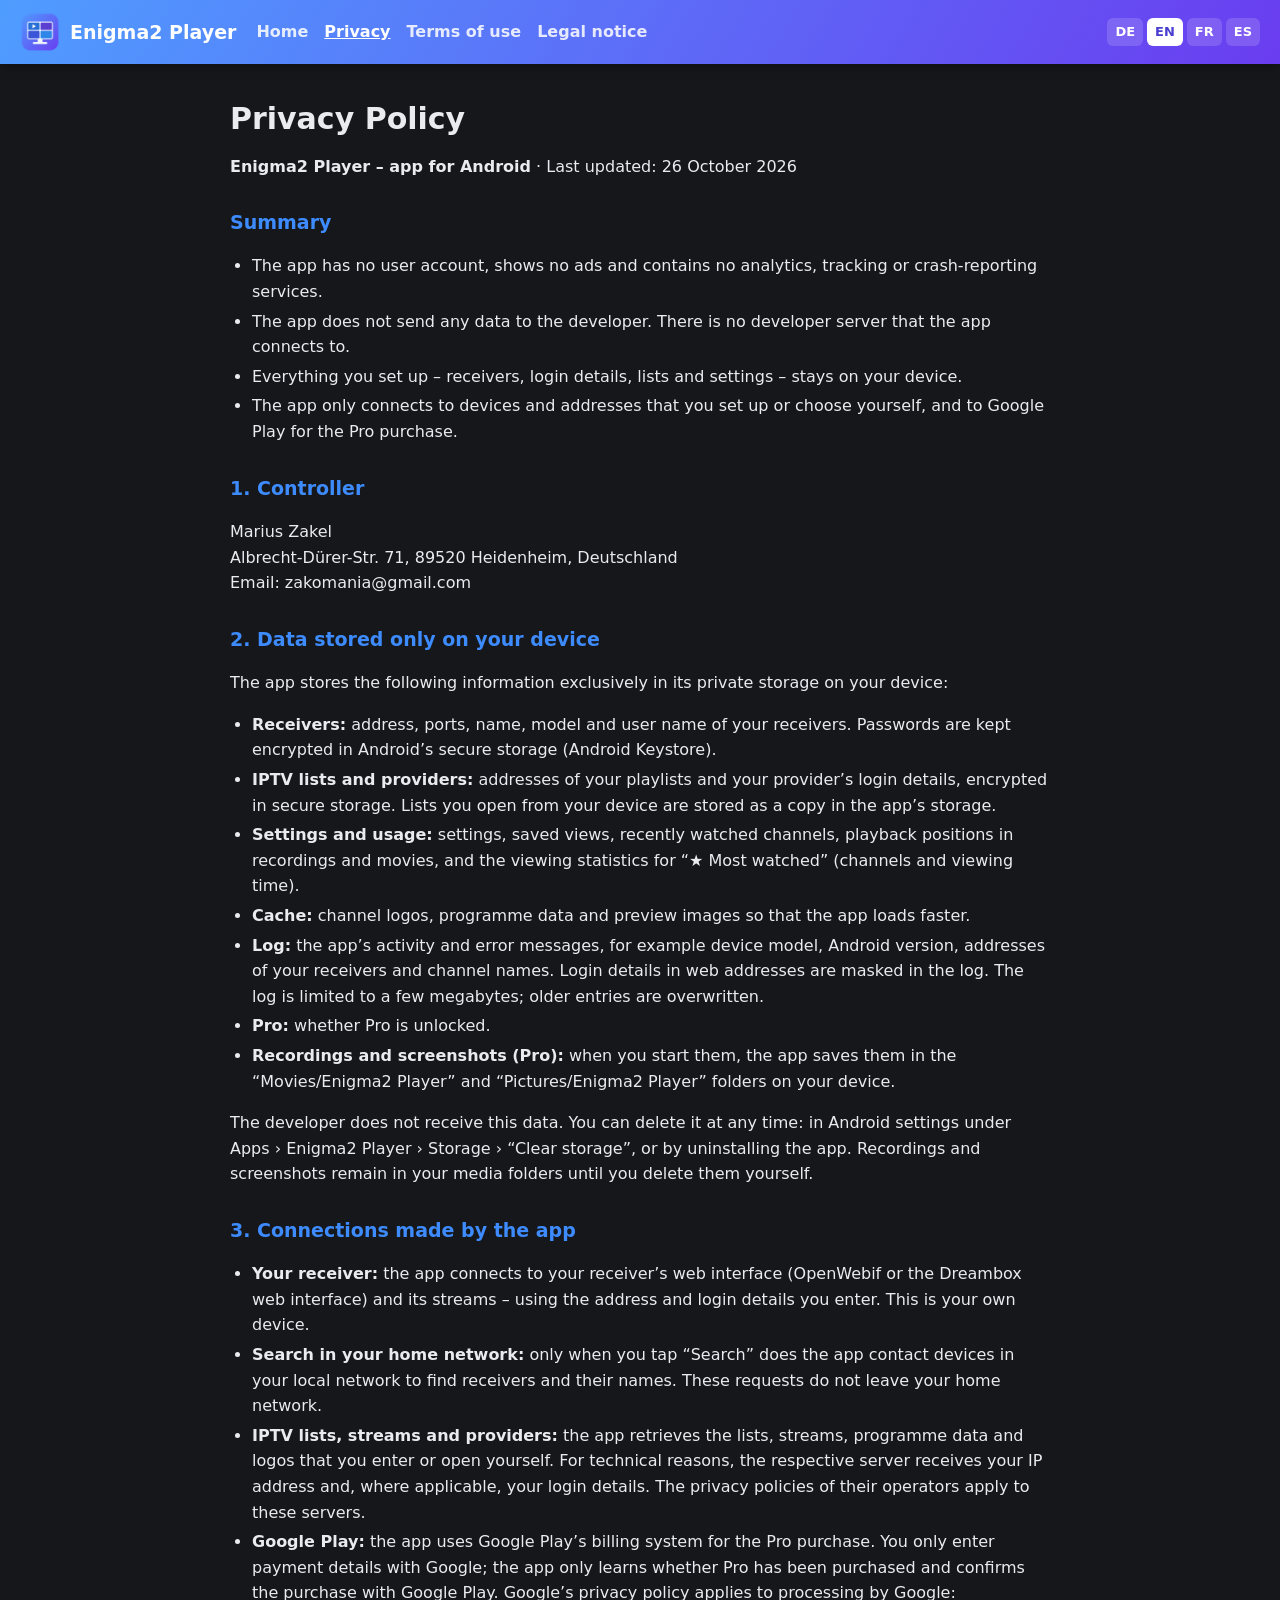
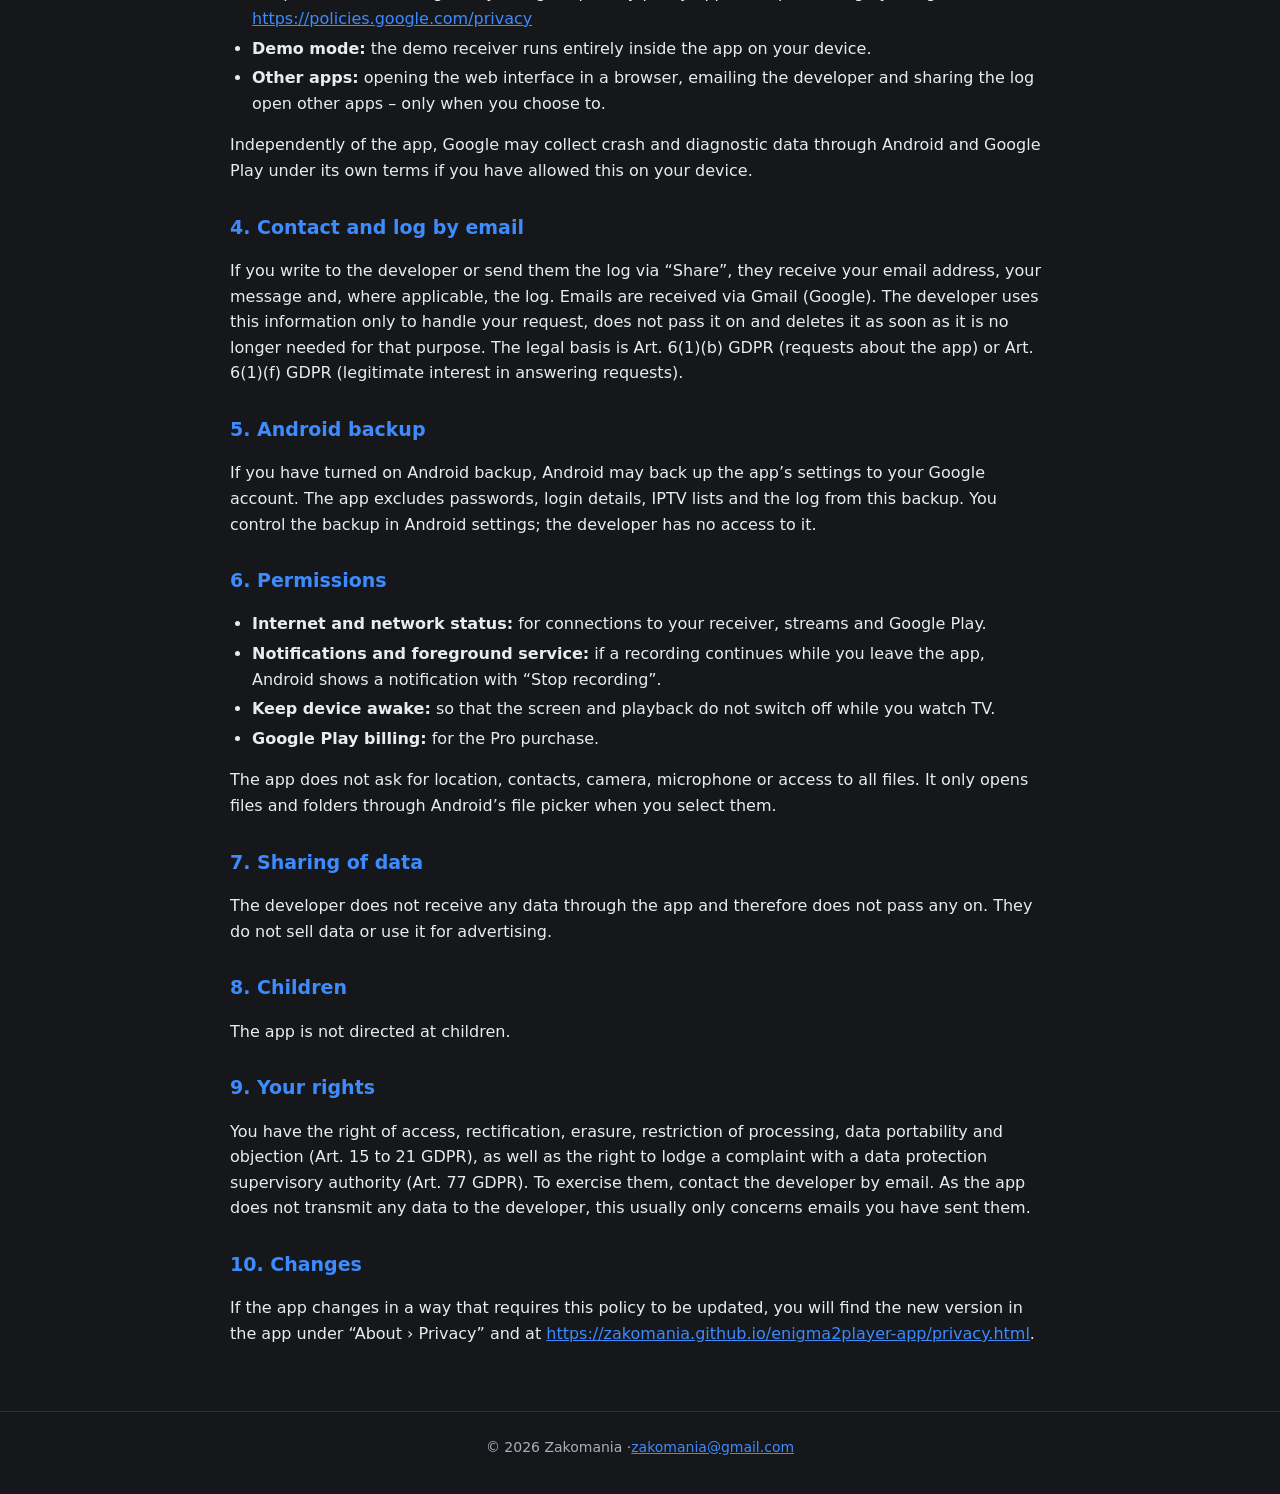
<file: privacy.html>
<!doctype html>
<html lang="en" data-lang="en">
<head>
<meta charset="utf-8">
<meta name="viewport" content="width=device-width, initial-scale=1">
<title>Privacy – Enigma2 Player</title>
<link rel="icon" href="app_icon.png">
<link rel="stylesheet" href="style.css">
<noscript><style>[data-l]{display:revert!important} .langs{display:none}</style></noscript>
</head>
<body>
<header>
  <a class="brand" href="index.html"><img src="app_icon.png" alt="" width="40" height="40"><span>Enigma2 Player</span></a>
  <nav><a href="index.html"><span data-l="de">Start</span><span data-l="en">Home</span><span data-l="fr">Accueil</span><span data-l="es">Inicio</span></a><a href="privacy.html" class="on"><span data-l="de">Datenschutz</span><span data-l="en">Privacy</span><span data-l="fr">Confidentialité</span><span data-l="es">Privacidad</span></a><a href="terms.html"><span data-l="de">Nutzungsbedingungen</span><span data-l="en">Terms of use</span><span data-l="fr">Conditions d’utilisation</span><span data-l="es">Condiciones de uso</span></a><a href="imprint.html"><span data-l="de">Impressum</span><span data-l="en">Legal notice</span><span data-l="fr">Mentions légales</span><span data-l="es">Aviso legal</span></a></nav>
  <div class="langs" aria-label="Language"><button type="button" data-set="de">DE</button><button type="button" data-set="en">EN</button><button type="button" data-set="fr">FR</button><button type="button" data-set="es">ES</button></div>
</header>
<main>
<section data-l="de" lang="de">
<h1>Datenschutzerklärung</h1>
<p><strong>Enigma2 Player – App für Android</strong> · Stand: 26. Oktober 2026</p>
<h2>Das Wichtigste in Kürze</h2>
<ul><li>Die App hat kein Benutzerkonto, zeigt keine Werbung und enthält keine Analyse-, Tracking- oder Absturzmelde-Dienste.</li><li>Die App sendet keine Daten an den Entwickler. Es gibt keinen Server des Entwicklers, mit dem die App Verbindung aufnimmt.</li><li>Was du einrichtest – Receiver, Zugangsdaten, Listen und Einstellungen –, bleibt auf deinem Gerät.</li><li>Die App verbindet sich nur mit Geräten und Adressen, die du selbst einrichtest oder auswählst, und für den Kauf von Pro mit Google Play.</li></ul>
<h2>1. Verantwortlicher</h2>
<p>Marius Zakel<br>Albrecht-Dürer-Str. 71, 89520 Heidenheim, Deutschland<br>E-Mail: zakomania@gmail.com</p>
<h2>2. Daten, die nur auf deinem Gerät gespeichert werden</h2>
<p>Die App speichert die folgenden Angaben ausschließlich im App-Speicher deines Geräts:</p>
<ul><li><strong>Receiver:</strong> Adresse, Anschlüsse, Name, Modell und Benutzername deiner Receiver. Passwörter liegen verschlüsselt im sicheren Speicher von Android (Android Keystore).</li><li><strong>IPTV-Listen und Anbieter:</strong> Adressen deiner Wiedergabelisten und Zugangsdaten deines Anbieters, verschlüsselt im sicheren Speicher. Listen, die du vom Gerät öffnest, legt die App als Kopie im App-Speicher ab.</li><li><strong>Einstellungen und Nutzung:</strong> Einstellungen, gespeicherte Ansichten, zuletzt gesehene Sender, Wiedergabepositionen in Aufnahmen und Filmen sowie die Sehstatistik für „★ Meistgesehen“ (Sender und Sehdauer).</li><li><strong>Zwischenspeicher:</strong> Senderlogos, Programmdaten und Vorschaubilder, damit die App schneller lädt.</li><li><strong>Protokoll:</strong> Abläufe und Fehlermeldungen der App, zum Beispiel Gerätemodell, Android-Version, Adressen deiner Receiver und Sendernamen. Zugangsdaten in Internetadressen macht die App im Protokoll unkenntlich. Das Protokoll ist auf wenige Megabyte begrenzt; ältere Einträge werden überschrieben.</li><li><strong>Pro:</strong> ob Pro freigeschaltet ist.</li><li><strong>Mitschnitte und Screenshots (Pro):</strong> Wenn du sie startest, speichert die App sie in den Ordnern „Movies/Enigma2 Player“ und „Pictures/Enigma2 Player“ deines Geräts.</li></ul>
<p>Diese Daten erhält der Entwickler nicht. Du kannst sie jederzeit löschen: in den Android-Einstellungen unter Apps › Enigma2 Player › Speicher › „Speicher leeren“ oder durch Deinstallieren der App. Mitschnitte und Screenshots bleiben in deinen Medienordnern, bis du sie selbst löschst.</p>
<h2>3. Verbindungen der App</h2>
<ul><li><strong>Dein Receiver:</strong> Die App verbindet sich mit dem Webinterface deines Receivers (OpenWebif bzw. Webinterface der Dreambox) und mit seinen Streams – mit der Adresse und den Zugangsdaten, die du eingibst. Das ist dein eigenes Gerät.</li><li><strong>Suche im Heimnetz:</strong> Nur wenn du „Suchen“ antippst, fragt die App Geräte in deinem lokalen Netz an, um Receiver und ihre Namen zu finden. Diese Anfragen verlassen dein Heimnetz nicht.</li><li><strong>IPTV-Listen, Streams und Anbieter:</strong> Die App ruft die Listen, Streams, Programmdaten und Logos ab, die du selbst einträgst oder öffnest. Dabei erhält der jeweilige Server technisch bedingt deine IP-Adresse und gegebenenfalls deine Zugangsdaten. Für diese Server gelten die Datenschutzbestimmungen ihrer Betreiber.</li><li><strong>Google Play:</strong> Für den Kauf von Pro nutzt die App das Abrechnungssystem von Google Play. Zahlungsdaten gibst du nur bei Google ein; die App erfährt lediglich, ob Pro gekauft wurde, und bestätigt den Kauf bei Google Play. Für die Verarbeitung durch Google gilt dessen Datenschutzerklärung: <a href="https://policies.google.com/privacy">https://policies.google.com/privacy</a></li><li><strong>Demo-Modus:</strong> Der Demo-Receiver läuft vollständig in der App auf deinem Gerät.</li><li><strong>Andere Apps:</strong> Webinterface im Browser, E-Mail an den Entwickler und Teilen des Protokolls öffnen andere Apps – nur, wenn du es auswählst.</li></ul>
<p>Unabhängig von der App kann Google nach seinen eigenen Bestimmungen Absturz- und Diagnosedaten über Android und Google Play erfassen, wenn du das in deinem Gerät erlaubt hast.</p>
<h2>4. Kontakt und Protokoll per E-Mail</h2>
<p>Wenn du dem Entwickler schreibst oder ihm das Protokoll über „Teilen“ schickst, erhält er deine E-Mail-Adresse, deine Nachricht und gegebenenfalls das Protokoll. E-Mails empfängt er über Gmail (Google). Er verwendet diese Angaben nur, um dein Anliegen zu bearbeiten, gibt sie nicht weiter und löscht sie, sobald sie dafür nicht mehr nötig sind. Rechtsgrundlage ist Art. 6 Abs. 1 lit. b DSGVO (Anfragen zur App) bzw. Art. 6 Abs. 1 lit. f DSGVO (berechtigtes Interesse, Anfragen zu beantworten).</p>
<h2>5. Android-Sicherung</h2>
<p>Hast du die Sicherung von Android eingeschaltet, kann Android Einstellungen der App in deinem Google-Konto sichern. Passwörter, Zugangsdaten, IPTV-Listen und das Protokoll schließt die App davon aus. Die Sicherung steuerst du in den Android-Einstellungen; der Entwickler hat darauf keinen Zugriff.</p>
<h2>6. Berechtigungen</h2>
<ul><li><strong>Internet und Netzwerkstatus:</strong> für Verbindungen zu Receiver, Streams und Google Play.</li><li><strong>Benachrichtigungen und Vordergrunddienst:</strong> Läuft ein Mitschnitt weiter, während du die App verlässt, zeigt Android eine Benachrichtigung mit „Aufnahme stoppen“.</li><li><strong>Gerät wach halten:</strong> damit Bildschirm und Wiedergabe beim Fernsehen nicht abschalten.</li><li><strong>Google-Play-Abrechnung:</strong> für den Kauf von Pro.</li></ul>
<p>Die App fragt nicht nach Standort, Kontakten, Kamera, Mikrofon oder Zugriff auf alle Dateien. Dateien und Ordner öffnet sie nur über die Dateiauswahl von Android, wenn du sie auswählst.</p>
<h2>7. Weitergabe von Daten</h2>
<p>Der Entwickler erhält über die App keine Daten und gibt deshalb auch keine weiter. Er verkauft keine Daten und nutzt sie nicht für Werbung.</p>
<h2>8. Kinder</h2>
<p>Die App richtet sich nicht an Kinder.</p>
<h2>9. Deine Rechte</h2>
<p>Du hast das Recht auf Auskunft, Berichtigung, Löschung, Einschränkung der Verarbeitung, Datenübertragbarkeit und Widerspruch (Art. 15 bis 21 DSGVO) sowie das Recht, dich bei einer Datenschutz-Aufsichtsbehörde zu beschweren (Art. 77 DSGVO). Wende dich dafür per E-Mail an den Entwickler. Da die App ihm keine Daten übermittelt, betrifft das in der Regel nur E-Mails, die du ihm geschickt hast.</p>
<h2>10. Änderungen</h2>
<p>Ändert sich die App so, dass diese Erklärung angepasst werden muss, findest du die neue Fassung in der App unter „Über › Datenschutz“ und unter <a href="https://zakomania.github.io/enigma2player-app/privacy.html">https://zakomania.github.io/enigma2player-app/privacy.html</a>.</p>
</section>
<section data-l="en" lang="en">
<h1>Privacy Policy</h1>
<p><strong>Enigma2 Player – app for Android</strong> · Last updated: 26 October 2026</p>
<h2>Summary</h2>
<ul><li>The app has no user account, shows no ads and contains no analytics, tracking or crash-reporting services.</li><li>The app does not send any data to the developer. There is no developer server that the app connects to.</li><li>Everything you set up – receivers, login details, lists and settings – stays on your device.</li><li>The app only connects to devices and addresses that you set up or choose yourself, and to Google Play for the Pro purchase.</li></ul>
<h2>1. Controller</h2>
<p>Marius Zakel<br>Albrecht-Dürer-Str. 71, 89520 Heidenheim, Deutschland<br>Email: zakomania@gmail.com</p>
<h2>2. Data stored only on your device</h2>
<p>The app stores the following information exclusively in its private storage on your device:</p>
<ul><li><strong>Receivers:</strong> address, ports, name, model and user name of your receivers. Passwords are kept encrypted in Android’s secure storage (Android Keystore).</li><li><strong>IPTV lists and providers:</strong> addresses of your playlists and your provider’s login details, encrypted in secure storage. Lists you open from your device are stored as a copy in the app’s storage.</li><li><strong>Settings and usage:</strong> settings, saved views, recently watched channels, playback positions in recordings and movies, and the viewing statistics for “★ Most watched” (channels and viewing time).</li><li><strong>Cache:</strong> channel logos, programme data and preview images so that the app loads faster.</li><li><strong>Log:</strong> the app’s activity and error messages, for example device model, Android version, addresses of your receivers and channel names. Login details in web addresses are masked in the log. The log is limited to a few megabytes; older entries are overwritten.</li><li><strong>Pro:</strong> whether Pro is unlocked.</li><li><strong>Recordings and screenshots (Pro):</strong> when you start them, the app saves them in the “Movies/Enigma2 Player” and “Pictures/Enigma2 Player” folders on your device.</li></ul>
<p>The developer does not receive this data. You can delete it at any time: in Android settings under Apps › Enigma2 Player › Storage › “Clear storage”, or by uninstalling the app. Recordings and screenshots remain in your media folders until you delete them yourself.</p>
<h2>3. Connections made by the app</h2>
<ul><li><strong>Your receiver:</strong> the app connects to your receiver’s web interface (OpenWebif or the Dreambox web interface) and its streams – using the address and login details you enter. This is your own device.</li><li><strong>Search in your home network:</strong> only when you tap “Search” does the app contact devices in your local network to find receivers and their names. These requests do not leave your home network.</li><li><strong>IPTV lists, streams and providers:</strong> the app retrieves the lists, streams, programme data and logos that you enter or open yourself. For technical reasons, the respective server receives your IP address and, where applicable, your login details. The privacy policies of their operators apply to these servers.</li><li><strong>Google Play:</strong> the app uses Google Play’s billing system for the Pro purchase. You only enter payment details with Google; the app only learns whether Pro has been purchased and confirms the purchase with Google Play. Google’s privacy policy applies to processing by Google: <a href="https://policies.google.com/privacy">https://policies.google.com/privacy</a></li><li><strong>Demo mode:</strong> the demo receiver runs entirely inside the app on your device.</li><li><strong>Other apps:</strong> opening the web interface in a browser, emailing the developer and sharing the log open other apps – only when you choose to.</li></ul>
<p>Independently of the app, Google may collect crash and diagnostic data through Android and Google Play under its own terms if you have allowed this on your device.</p>
<h2>4. Contact and log by email</h2>
<p>If you write to the developer or send them the log via “Share”, they receive your email address, your message and, where applicable, the log. Emails are received via Gmail (Google). The developer uses this information only to handle your request, does not pass it on and deletes it as soon as it is no longer needed for that purpose. The legal basis is Art. 6(1)(b) GDPR (requests about the app) or Art. 6(1)(f) GDPR (legitimate interest in answering requests).</p>
<h2>5. Android backup</h2>
<p>If you have turned on Android backup, Android may back up the app’s settings to your Google account. The app excludes passwords, login details, IPTV lists and the log from this backup. You control the backup in Android settings; the developer has no access to it.</p>
<h2>6. Permissions</h2>
<ul><li><strong>Internet and network status:</strong> for connections to your receiver, streams and Google Play.</li><li><strong>Notifications and foreground service:</strong> if a recording continues while you leave the app, Android shows a notification with “Stop recording”.</li><li><strong>Keep device awake:</strong> so that the screen and playback do not switch off while you watch TV.</li><li><strong>Google Play billing:</strong> for the Pro purchase.</li></ul>
<p>The app does not ask for location, contacts, camera, microphone or access to all files. It only opens files and folders through Android’s file picker when you select them.</p>
<h2>7. Sharing of data</h2>
<p>The developer does not receive any data through the app and therefore does not pass any on. They do not sell data or use it for advertising.</p>
<h2>8. Children</h2>
<p>The app is not directed at children.</p>
<h2>9. Your rights</h2>
<p>You have the right of access, rectification, erasure, restriction of processing, data portability and objection (Art. 15 to 21 GDPR), as well as the right to lodge a complaint with a data protection supervisory authority (Art. 77 GDPR). To exercise them, contact the developer by email. As the app does not transmit any data to the developer, this usually only concerns emails you have sent them.</p>
<h2>10. Changes</h2>
<p>If the app changes in a way that requires this policy to be updated, you will find the new version in the app under “About › Privacy” and at <a href="https://zakomania.github.io/enigma2player-app/privacy.html">https://zakomania.github.io/enigma2player-app/privacy.html</a>.</p>
</section>
<section data-l="fr" lang="fr">
<h1>Politique de confidentialité</h1>
<p><strong>Enigma2 Player – application pour Android</strong> · Mise à jour : 26 octobre 2026</p>
<h2>L’essentiel en bref</h2>
<ul><li>L’application ne nécessite aucun compte, n’affiche aucune publicité et ne contient aucun service d’analyse, de suivi ou de rapport de plantage.</li><li>L’application n’envoie aucune donnée au développeur. Il n’existe aucun serveur du développeur auquel l’application se connecte.</li><li>Tout ce que vous configurez – récepteurs, identifiants, listes et réglages – reste sur votre appareil.</li><li>L’application se connecte uniquement aux appareils et adresses que vous configurez ou choisissez vous-même, ainsi qu’à Google Play pour l’achat de Pro.</li></ul>
<h2>1. Responsable du traitement</h2>
<p>Marius Zakel<br>Albrecht-Dürer-Str. 71, 89520 Heidenheim, Deutschland<br>E-mail : zakomania@gmail.com</p>
<h2>2. Données enregistrées uniquement sur votre appareil</h2>
<p>L’application enregistre les informations suivantes exclusivement dans son espace de stockage privé sur votre appareil :</p>
<ul><li><strong>Récepteurs :</strong> adresse, ports, nom, modèle et nom d’utilisateur de vos récepteurs. Les mots de passe sont chiffrés dans le stockage sécurisé d’Android (Android Keystore).</li><li><strong>Listes IPTV et fournisseurs :</strong> adresses de vos listes de lecture et identifiants de votre fournisseur, chiffrés dans le stockage sécurisé. Les listes que vous ouvrez depuis l’appareil sont enregistrées sous forme de copie dans l’espace de l’application.</li><li><strong>Réglages et utilisation :</strong> réglages, vues enregistrées, dernières chaînes regardées, positions de lecture dans les enregistrements et les films, ainsi que les statistiques de visionnage pour « ★ Les plus regardées » (chaînes et durée de visionnage).</li><li><strong>Cache :</strong> logos des chaînes, données de programme et images d’aperçu, pour un chargement plus rapide.</li><li><strong>Journal :</strong> déroulement et messages d’erreur de l’application, par exemple le modèle de l’appareil, la version d’Android, les adresses de vos récepteurs et les noms des chaînes. Les identifiants contenus dans les adresses Internet sont masqués dans le journal. Le journal est limité à quelques mégaoctets ; les entrées plus anciennes sont écrasées.</li><li><strong>Pro :</strong> si Pro est débloqué.</li><li><strong>Enregistrements et captures d’écran (Pro) :</strong> lorsque vous les lancez, l’application les enregistre dans les dossiers « Movies/Enigma2 Player » et « Pictures/Enigma2 Player » de votre appareil.</li></ul>
<p>Le développeur ne reçoit pas ces données. Vous pouvez les supprimer à tout moment : dans les paramètres d’Android, sous Applications › Enigma2 Player › Stockage › « Vider le stockage », ou en désinstallant l’application. Les enregistrements et captures d’écran restent dans vos dossiers multimédias jusqu’à ce que vous les supprimiez vous-même.</p>
<h2>3. Connexions établies par l’application</h2>
<ul><li><strong>Votre récepteur :</strong> l’application se connecte à l’interface web de votre récepteur (OpenWebif ou interface web de la Dreambox) et à ses flux, avec l’adresse et les identifiants que vous saisissez. Il s’agit de votre propre appareil.</li><li><strong>Recherche dans le réseau domestique :</strong> uniquement lorsque vous appuyez sur « Rechercher », l’application interroge les appareils de votre réseau local afin de trouver les récepteurs et leurs noms. Ces requêtes ne quittent pas votre réseau domestique.</li><li><strong>Listes IPTV, flux et fournisseurs :</strong> l’application récupère les listes, flux, données de programme et logos que vous saisissez ou ouvrez vous-même. Pour des raisons techniques, le serveur concerné reçoit votre adresse IP et, le cas échéant, vos identifiants. Les politiques de confidentialité de leurs exploitants s’appliquent à ces serveurs.</li><li><strong>Google Play :</strong> pour l’achat de Pro, l’application utilise le système de facturation de Google Play. Vous saisissez vos données de paiement uniquement auprès de Google ; l’application apprend seulement si Pro a été acheté et confirme l’achat auprès de Google Play. La politique de confidentialité de Google s’applique au traitement effectué par Google : <a href="https://policies.google.com/privacy">https://policies.google.com/privacy</a></li><li><strong>Mode démo :</strong> le récepteur de démo fonctionne entièrement dans l’application, sur votre appareil.</li><li><strong>Autres applications :</strong> l’ouverture de l’interface web dans un navigateur, l’envoi d’un e-mail au développeur et le partage du journal ouvrent d’autres applications, uniquement si vous le choisissez.</li></ul>
<p>Indépendamment de l’application, Google peut collecter des données de plantage et de diagnostic via Android et Google Play selon ses propres conditions, si vous l’avez autorisé sur votre appareil.</p>
<h2>4. Contact et journal par e-mail</h2>
<p>Si vous écrivez au développeur ou lui envoyez le journal via « Partager », il reçoit votre adresse e-mail, votre message et, le cas échéant, le journal. Les e-mails sont reçus via Gmail (Google). Le développeur utilise ces informations uniquement pour traiter votre demande, ne les transmet pas et les supprime dès qu’elles ne sont plus nécessaires à cette fin. La base juridique est l’article 6, paragraphe 1, point b) du RGPD (demandes concernant l’application) ou l’article 6, paragraphe 1, point f) du RGPD (intérêt légitime à répondre aux demandes).</p>
<h2>5. Sauvegarde Android</h2>
<p>Si vous avez activé la sauvegarde d’Android, Android peut sauvegarder les réglages de l’application dans votre compte Google. L’application exclut de cette sauvegarde les mots de passe, les identifiants, les listes IPTV et le journal. Vous gérez la sauvegarde dans les paramètres d’Android ; le développeur n’y a pas accès.</p>
<h2>6. Autorisations</h2>
<ul><li><strong>Internet et état du réseau :</strong> pour les connexions au récepteur, aux flux et à Google Play.</li><li><strong>Notifications et service de premier plan :</strong> si un enregistrement se poursuit pendant que vous quittez l’application, Android affiche une notification avec « Arrêter l’enregistrement ».</li><li><strong>Maintenir l’appareil actif :</strong> pour que l’écran et la lecture ne s’éteignent pas pendant que vous regardez la télévision.</li><li><strong>Facturation Google Play :</strong> pour l’achat de Pro.</li></ul>
<p>L’application ne demande pas l’accès à la localisation, aux contacts, à l’appareil photo, au micro ni à l’ensemble des fichiers. Elle n’ouvre des fichiers et des dossiers que via le sélecteur de fichiers d’Android, lorsque vous les choisissez.</p>
<h2>7. Partage de données</h2>
<p>Le développeur ne reçoit aucune donnée via l’application et n’en transmet donc aucune. Il ne vend pas de données et ne les utilise pas à des fins publicitaires.</p>
<h2>8. Enfants</h2>
<p>L’application ne s’adresse pas aux enfants.</p>
<h2>9. Vos droits</h2>
<p>Vous disposez d’un droit d’accès, de rectification, d’effacement, de limitation du traitement, de portabilité des données et d’opposition (articles 15 à 21 du RGPD), ainsi que du droit d’introduire une réclamation auprès d’une autorité de contrôle de la protection des données (article 77 du RGPD). Pour exercer ces droits, contactez le développeur par e-mail. L’application ne lui transmettant aucune donnée, cela ne concerne en général que les e-mails que vous lui avez envoyés.</p>
<h2>10. Modifications</h2>
<p>Si l’application évolue de telle sorte que cette politique doit être adaptée, vous trouverez la nouvelle version dans l’application sous « À propos › Confidentialité » et à l’adresse <a href="https://zakomania.github.io/enigma2player-app/privacy.html">https://zakomania.github.io/enigma2player-app/privacy.html</a>.</p>
</section>
<section data-l="es" lang="es">
<h1>Política de privacidad</h1>
<p><strong>Enigma2 Player – app para Android</strong> · Última actualización: 26 de octubre de 2026</p>
<h2>Lo más importante en breve</h2>
<ul><li>La app no tiene cuenta de usuario, no muestra publicidad y no contiene servicios de análisis, seguimiento ni informes de errores.</li><li>La app no envía ningún dato al desarrollador. No existe ningún servidor del desarrollador al que la app se conecte.</li><li>Todo lo que configuras – receptores, datos de acceso, listas y ajustes – permanece en tu dispositivo.</li><li>La app solo se conecta a los dispositivos y direcciones que tú mismo configuras o eliges, y a Google Play para la compra de Pro.</li></ul>
<h2>1. Responsable del tratamiento</h2>
<p>Marius Zakel<br>Albrecht-Dürer-Str. 71, 89520 Heidenheim, Deutschland<br>Correo electrónico: zakomania@gmail.com</p>
<h2>2. Datos guardados solo en tu dispositivo</h2>
<p>La app guarda la siguiente información exclusivamente en su almacenamiento privado de tu dispositivo:</p>
<ul><li><strong>Receptores:</strong> dirección, puertos, nombre, modelo y nombre de usuario de tus receptores. Las contraseñas se guardan cifradas en el almacenamiento seguro de Android (Android Keystore).</li><li><strong>Listas IPTV y proveedores:</strong> direcciones de tus listas de reproducción y datos de acceso de tu proveedor, cifrados en el almacenamiento seguro. Las listas que abres desde el dispositivo se guardan como copia en el almacenamiento de la app.</li><li><strong>Ajustes y uso:</strong> ajustes, vistas guardadas, últimos canales vistos, posiciones de reproducción en grabaciones y películas, así como las estadísticas de visionado para «★ Más vistos» (canales y tiempo de visionado).</li><li><strong>Caché:</strong> logotipos de canales, datos de programación e imágenes de vista previa, para que la app cargue más rápido.</li><li><strong>Registro:</strong> procesos y mensajes de error de la app, por ejemplo el modelo del dispositivo, la versión de Android, las direcciones de tus receptores y los nombres de los canales. Los datos de acceso contenidos en direcciones de Internet se ocultan en el registro. El registro está limitado a unos pocos megabytes; las entradas más antiguas se sobrescriben.</li><li><strong>Pro:</strong> si Pro está desbloqueado.</li><li><strong>Grabaciones y capturas de pantalla (Pro):</strong> cuando las inicias, la app las guarda en las carpetas «Movies/Enigma2 Player» y «Pictures/Enigma2 Player» de tu dispositivo.</li></ul>
<p>El desarrollador no recibe estos datos. Puedes eliminarlos en cualquier momento: en los ajustes de Android, en Aplicaciones › Enigma2 Player › Almacenamiento › «Borrar almacenamiento», o desinstalando la app. Las grabaciones y capturas de pantalla permanecen en tus carpetas multimedia hasta que las elimines tú mismo.</p>
<h2>3. Conexiones de la app</h2>
<ul><li><strong>Tu receptor:</strong> la app se conecta a la interfaz web de tu receptor (OpenWebif o la interfaz web de la Dreambox) y a sus emisiones, con la dirección y los datos de acceso que introduces. Se trata de tu propio dispositivo.</li><li><strong>Búsqueda en la red doméstica:</strong> solo cuando tocas «Buscar», la app consulta los dispositivos de tu red local para encontrar receptores y sus nombres. Estas consultas no salen de tu red doméstica.</li><li><strong>Listas IPTV, emisiones y proveedores:</strong> la app obtiene las listas, emisiones, datos de programación y logotipos que tú mismo introduces o abres. Por motivos técnicos, el servidor correspondiente recibe tu dirección IP y, en su caso, tus datos de acceso. A estos servidores se aplican las políticas de privacidad de sus operadores.</li><li><strong>Google Play:</strong> para la compra de Pro, la app utiliza el sistema de facturación de Google Play. Solo introduces tus datos de pago en Google; la app únicamente sabe si se ha comprado Pro y confirma la compra en Google Play. Al tratamiento por parte de Google se aplica su política de privacidad: <a href="https://policies.google.com/privacy">https://policies.google.com/privacy</a></li><li><strong>Modo de demostración:</strong> el receptor de demostración funciona por completo dentro de la app, en tu dispositivo.</li><li><strong>Otras apps:</strong> abrir la interfaz web en el navegador, escribir un correo al desarrollador y compartir el registro abren otras apps, solo si tú lo eliges.</li></ul>
<p>Con independencia de la app, Google puede recopilar datos de fallos y diagnóstico a través de Android y Google Play conforme a sus propias condiciones, si lo has permitido en tu dispositivo.</p>
<h2>4. Contacto y registro por correo electrónico</h2>
<p>Si escribes al desarrollador o le envías el registro mediante «Compartir», recibe tu dirección de correo electrónico, tu mensaje y, en su caso, el registro. Los correos se reciben a través de Gmail (Google). El desarrollador utiliza esta información solo para atender tu consulta, no la transmite a terceros y la elimina en cuanto deja de ser necesaria para ese fin. La base jurídica es el artículo 6, apartado 1, letra b) del RGPD (consultas sobre la app) o el artículo 6, apartado 1, letra f) del RGPD (interés legítimo en responder a las consultas).</p>
<h2>5. Copia de seguridad de Android</h2>
<p>Si tienes activada la copia de seguridad de Android, Android puede guardar los ajustes de la app en tu cuenta de Google. La app excluye de esta copia las contraseñas, los datos de acceso, las listas IPTV y el registro. Tú controlas la copia de seguridad en los ajustes de Android; el desarrollador no tiene acceso a ella.</p>
<h2>6. Permisos</h2>
<ul><li><strong>Internet y estado de la red:</strong> para las conexiones con el receptor, las emisiones y Google Play.</li><li><strong>Notificaciones y servicio en primer plano:</strong> si una grabación continúa mientras sales de la app, Android muestra una notificación con «Detener grabación».</li><li><strong>Mantener el dispositivo activo:</strong> para que la pantalla y la reproducción no se apaguen mientras ves la televisión.</li><li><strong>Facturación de Google Play:</strong> para la compra de Pro.</li></ul>
<p>La app no solicita acceso a la ubicación, los contactos, la cámara, el micrófono ni a todos los archivos. Solo abre archivos y carpetas a través del selector de archivos de Android cuando tú los eliges.</p>
<h2>7. Cesión de datos</h2>
<p>El desarrollador no recibe datos a través de la app y, por tanto, no cede ninguno. No vende datos ni los utiliza con fines publicitarios.</p>
<h2>8. Niños</h2>
<p>La app no está dirigida a niños.</p>
<h2>9. Tus derechos</h2>
<p>Tienes derecho de acceso, rectificación, supresión, limitación del tratamiento, portabilidad de los datos y oposición (artículos 15 a 21 del RGPD), así como derecho a presentar una reclamación ante una autoridad de control de protección de datos (artículo 77 del RGPD). Para ejercerlos, escribe al desarrollador por correo electrónico. Como la app no le transmite ningún dato, esto suele afectar únicamente a los correos que le hayas enviado.</p>
<h2>10. Cambios</h2>
<p>Si la app cambia de forma que sea necesario adaptar esta política, encontrarás la nueva versión en la app en «Acerca de › Privacidad» y en <a href="https://zakomania.github.io/enigma2player-app/privacy.html">https://zakomania.github.io/enigma2player-app/privacy.html</a>.</p>
</section>
</main>
<footer>© 2026 Zakomania ·<a href="mailto:zakomania@gmail.com">zakomania@gmail.com</a></footer>
<script src="lang.js"></script>
</body>
</html>
</file>
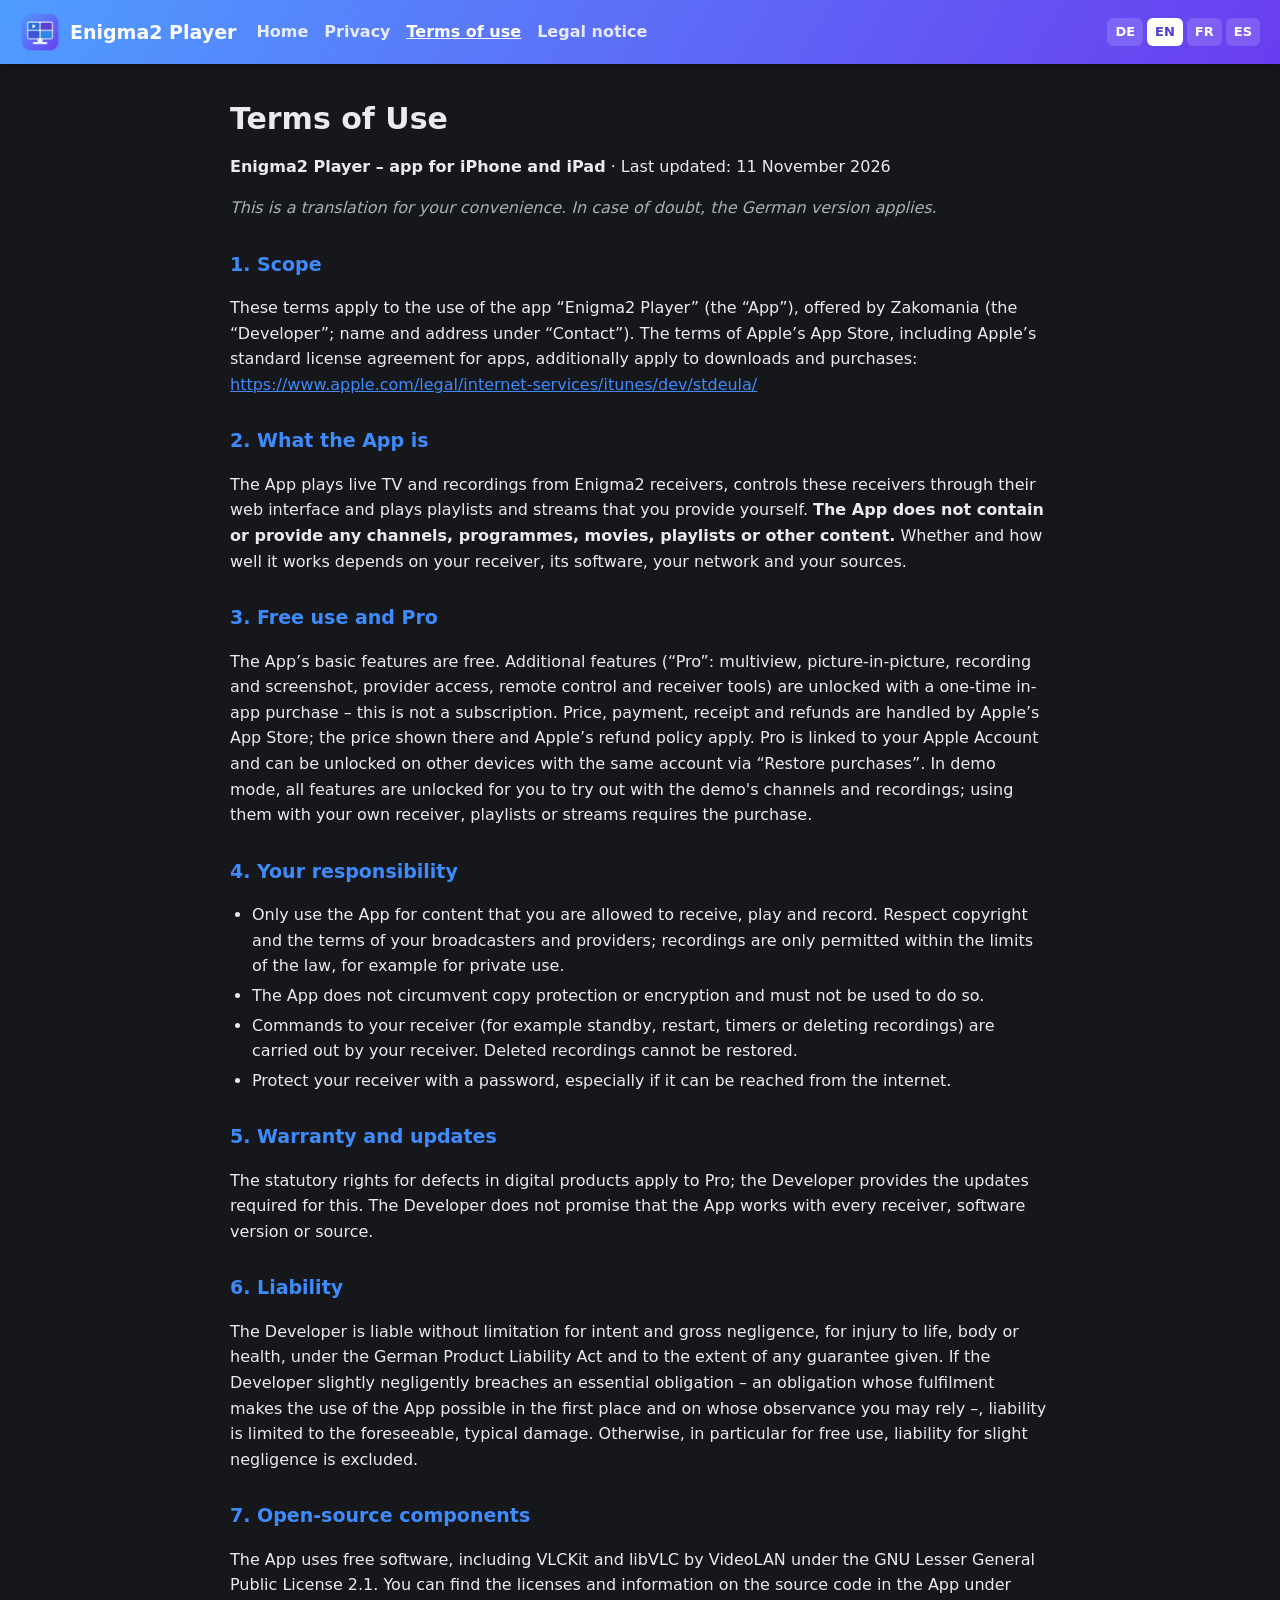
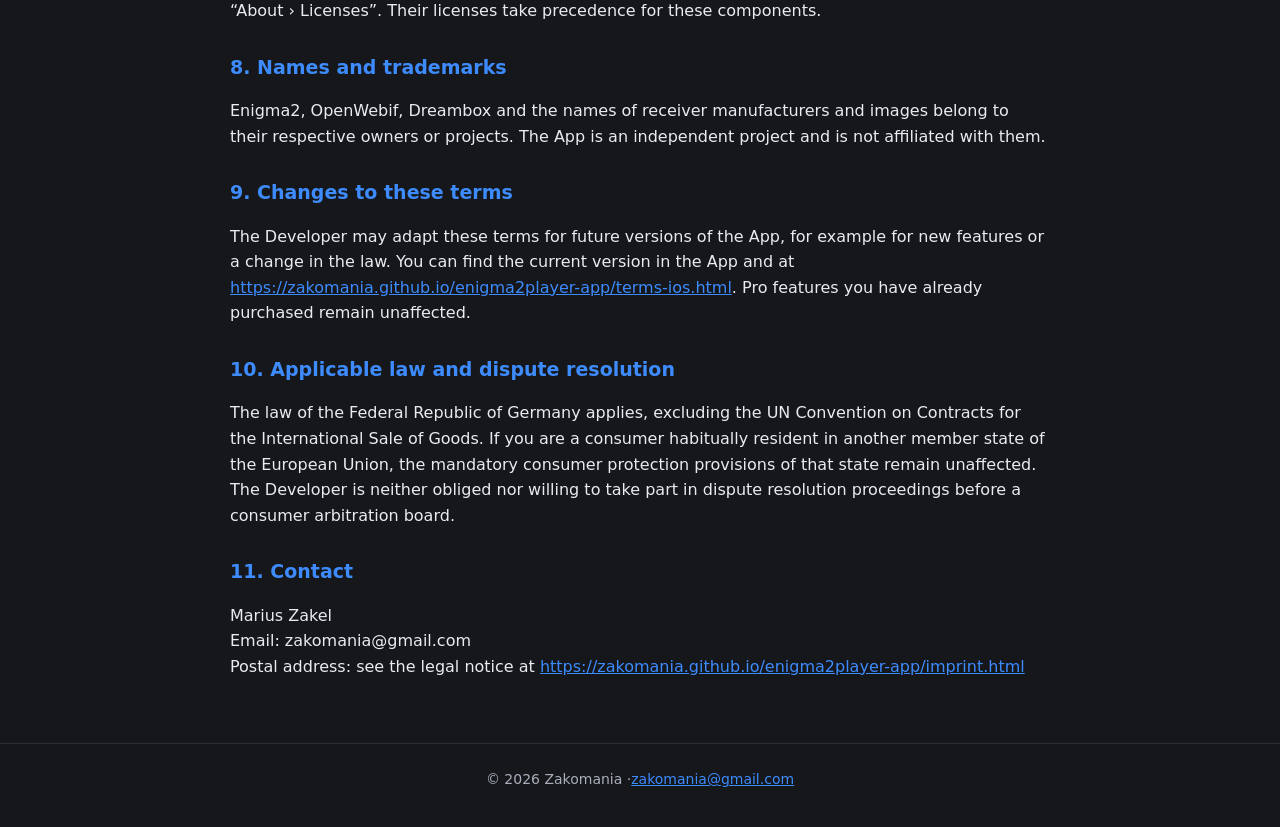
<file: terms-ios.html>
<!doctype html>
<html lang="en" data-lang="en">
<head>
<meta charset="utf-8">
<meta name="viewport" content="width=device-width, initial-scale=1">
<title>Terms of use – Enigma2 Player</title>
<link rel="icon" href="app_icon.png">
<link rel="stylesheet" href="style.css">
<noscript><style>[data-l]{display:revert!important} .langs{display:none}</style></noscript>
</head>
<body>
<header>
  <a class="brand" href="index.html"><img src="app_icon.png" alt="" width="40" height="40"><span>Enigma2 Player</span></a>
  <nav><a href="index.html"><span data-l="de">Start</span><span data-l="en">Home</span><span data-l="fr">Accueil</span><span data-l="es">Inicio</span></a><a href="privacy-ios.html"><span data-l="de">Datenschutz</span><span data-l="en">Privacy</span><span data-l="fr">Confidentialité</span><span data-l="es">Privacidad</span></a><a href="terms-ios.html" class="on"><span data-l="de">Nutzungsbedingungen</span><span data-l="en">Terms of use</span><span data-l="fr">Conditions d’utilisation</span><span data-l="es">Condiciones de uso</span></a><a href="imprint.html"><span data-l="de">Impressum</span><span data-l="en">Legal notice</span><span data-l="fr">Mentions légales</span><span data-l="es">Aviso legal</span></a></nav>
  <div class="langs" aria-label="Language"><button type="button" data-set="de">DE</button><button type="button" data-set="en">EN</button><button type="button" data-set="fr">FR</button><button type="button" data-set="es">ES</button></div>
</header>
<main>
<section data-l="de" lang="de">
<h1>Nutzungsbedingungen</h1>
<p><strong>Enigma2 Player – App für iPhone und iPad</strong> · Stand: 11. November 2026</p>
<h2>1. Geltungsbereich</h2>
<p>Diese Bedingungen gelten für die Nutzung der App „Enigma2 Player“ (die „App“), angeboten von Zakomania (der „Entwickler“; Name und Anschrift unter „Kontakt“). Für das Herunterladen und für Käufe gelten zusätzlich die Bedingungen des App Store von Apple, einschließlich der Standard-Lizenzvereinbarung von Apple für Apps: <a href="https://www.apple.com/legal/internet-services/itunes/dev/stdeula/">https://www.apple.com/legal/internet-services/itunes/dev/stdeula/</a></p>
<h2>2. Was die App ist</h2>
<p>Die App spielt Fernsehen und Aufnahmen von Enigma2-Receivern ab, steuert diese Receiver über ihr Webinterface und spielt Wiedergabelisten und Streams ab, die du selbst bereitstellst. <strong>Die App enthält und vermittelt keine Sender, Programme, Filme, Wiedergabelisten oder sonstigen Inhalte.</strong> Ob und wie gut sie funktioniert, hängt von deinem Receiver, seiner Software, deinem Netz und deinen Quellen ab.</p>
<h2>3. Kostenlose Nutzung und Pro</h2>
<p>Die Grundfunktionen der App sind kostenlos. Weitere Funktionen („Pro“: Mehrfachansicht, Bild im Bild, Mitschnitt und Screenshot, Anbieter-Zugang, Fernbedienung und Receiver-Werkzeuge) schaltest du mit einem einmaligen Kauf in der App frei – es ist kein Abonnement. Preis, Zahlung, Beleg und Erstattung laufen über den App Store von Apple; es gelten der dort angezeigte Preis und die Erstattungsregeln von Apple. Pro gilt für deinen Apple Account und lässt sich auf weiteren Geräten mit demselben Account über „Käufe wiederherstellen“ freischalten. Im Demo-Modus sind alle Funktionen mit den Sendern und Aufnahmen der Demo zum Ausprobieren frei; für die Nutzung mit deinem eigenen Receiver, eigenen Wiedergabelisten oder Streams ist der Kauf nötig.</p>
<h2>4. Deine Verantwortung</h2>
<ul><li>Nutze die App nur für Inhalte, die du empfangen, abspielen und aufnehmen darfst. Beachte das Urheberrecht sowie die Bedingungen deiner Sender und Anbieter; Mitschnitte sind nur im gesetzlich erlaubten Rahmen zulässig, etwa zum privaten Gebrauch.</li><li>Die App umgeht keinen Kopierschutz und keine Verschlüsselung und darf dafür nicht verwendet werden.</li><li>Befehle an deinen Receiver (zum Beispiel Standby, Neustart, Timer oder das Löschen von Aufnahmen) führt dein Receiver aus. Gelöschte Aufnahmen lassen sich nicht wiederherstellen.</li><li>Schütze deinen Receiver mit einem Passwort, besonders wenn er aus dem Internet erreichbar ist.</li></ul>
<h2>5. Gewährleistung und Aktualisierungen</h2>
<p>Für Pro gelten die gesetzlichen Rechte bei Mängeln digitaler Produkte; der Entwickler stellt die dafür nötigen Aktualisierungen bereit. Eine Zusage, dass die App mit jedem Receiver, jeder Software-Version oder jeder Quelle funktioniert, gibt der Entwickler nicht.</p>
<h2>6. Haftung</h2>
<p>Der Entwickler haftet unbeschränkt bei Vorsatz und grober Fahrlässigkeit, bei der Verletzung von Leben, Körper oder Gesundheit, nach dem Produkthaftungsgesetz und im Umfang einer übernommenen Garantie. Verletzt der Entwickler leicht fahrlässig eine wesentliche Pflicht – eine Pflicht, deren Erfüllung die Nutzung der App erst ermöglicht und auf deren Einhaltung du vertrauen darfst –, ist die Haftung auf den vorhersehbaren, typischen Schaden begrenzt. Im Übrigen, insbesondere bei der kostenlosen Nutzung, ist die Haftung für leichte Fahrlässigkeit ausgeschlossen.</p>
<h2>7. Open-Source-Bestandteile</h2>
<p>Die App nutzt freie Software, unter anderem VLCKit und libVLC von VideoLAN unter der GNU Lesser General Public License 2.1. Die Lizenzen und Hinweise zum Quellcode findest du in der App unter „Über › Lizenzen“. Für diese Bestandteile gelten vorrangig ihre Lizenzen.</p>
<h2>8. Namen und Marken</h2>
<p>Enigma2, OpenWebif, Dreambox sowie die Namen von Receiver-Herstellern und Images gehören ihren jeweiligen Inhabern bzw. Projekten. Die App ist ein unabhängiges Projekt und steht in keiner Verbindung zu ihnen.</p>
<h2>9. Änderungen dieser Bedingungen</h2>
<p>Der Entwickler kann diese Bedingungen für künftige Versionen der App anpassen, etwa bei neuen Funktionen oder einer geänderten Rechtslage. Die jeweils gültige Fassung findest du in der App und unter <a href="https://zakomania.github.io/enigma2player-app/terms-ios.html">https://zakomania.github.io/enigma2player-app/terms-ios.html</a>. Bereits gekaufte Pro-Funktionen bleiben davon unberührt.</p>
<h2>10. Anwendbares Recht und Streitbeilegung</h2>
<p>Es gilt das Recht der Bundesrepublik Deutschland unter Ausschluss des UN-Kaufrechts. Bist du Verbraucher mit gewöhnlichem Aufenthalt in einem anderen Staat der Europäischen Union, bleiben die zwingenden Verbraucherschutzvorschriften dieses Staates unberührt. Der Entwickler ist nicht verpflichtet und nicht bereit, an Streitbeilegungsverfahren vor einer Verbraucherschlichtungsstelle teilzunehmen.</p>
<h2>11. Kontakt</h2>
<p>Marius Zakel<br>E-Mail: zakomania@gmail.com<br>Anschrift: siehe Impressum unter <a href="https://zakomania.github.io/enigma2player-app/imprint.html">https://zakomania.github.io/enigma2player-app/imprint.html</a></p>
</section>
<section data-l="en" lang="en">
<h1>Terms of Use</h1>
<p><strong>Enigma2 Player – app for iPhone and iPad</strong> · Last updated: 11 November 2026</p>
<p class="note">This is a translation for your convenience. In case of doubt, the German version applies.</p>
<h2>1. Scope</h2>
<p>These terms apply to the use of the app “Enigma2 Player” (the “App”), offered by Zakomania (the “Developer”; name and address under “Contact”). The terms of Apple’s App Store, including Apple’s standard license agreement for apps, additionally apply to downloads and purchases: <a href="https://www.apple.com/legal/internet-services/itunes/dev/stdeula/">https://www.apple.com/legal/internet-services/itunes/dev/stdeula/</a></p>
<h2>2. What the App is</h2>
<p>The App plays live TV and recordings from Enigma2 receivers, controls these receivers through their web interface and plays playlists and streams that you provide yourself. <strong>The App does not contain or provide any channels, programmes, movies, playlists or other content.</strong> Whether and how well it works depends on your receiver, its software, your network and your sources.</p>
<h2>3. Free use and Pro</h2>
<p>The App’s basic features are free. Additional features (“Pro”: multiview, picture-in-picture, recording and screenshot, provider access, remote control and receiver tools) are unlocked with a one-time in-app purchase – this is not a subscription. Price, payment, receipt and refunds are handled by Apple’s App Store; the price shown there and Apple’s refund policy apply. Pro is linked to your Apple Account and can be unlocked on other devices with the same account via “Restore purchases”. In demo mode, all features are unlocked for you to try out with the demo's channels and recordings; using them with your own receiver, playlists or streams requires the purchase.</p>
<h2>4. Your responsibility</h2>
<ul><li>Only use the App for content that you are allowed to receive, play and record. Respect copyright and the terms of your broadcasters and providers; recordings are only permitted within the limits of the law, for example for private use.</li><li>The App does not circumvent copy protection or encryption and must not be used to do so.</li><li>Commands to your receiver (for example standby, restart, timers or deleting recordings) are carried out by your receiver. Deleted recordings cannot be restored.</li><li>Protect your receiver with a password, especially if it can be reached from the internet.</li></ul>
<h2>5. Warranty and updates</h2>
<p>The statutory rights for defects in digital products apply to Pro; the Developer provides the updates required for this. The Developer does not promise that the App works with every receiver, software version or source.</p>
<h2>6. Liability</h2>
<p>The Developer is liable without limitation for intent and gross negligence, for injury to life, body or health, under the German Product Liability Act and to the extent of any guarantee given. If the Developer slightly negligently breaches an essential obligation – an obligation whose fulfilment makes the use of the App possible in the first place and on whose observance you may rely –, liability is limited to the foreseeable, typical damage. Otherwise, in particular for free use, liability for slight negligence is excluded.</p>
<h2>7. Open-source components</h2>
<p>The App uses free software, including VLCKit and libVLC by VideoLAN under the GNU Lesser General Public License 2.1. You can find the licenses and information on the source code in the App under “About › Licenses”. Their licenses take precedence for these components.</p>
<h2>8. Names and trademarks</h2>
<p>Enigma2, OpenWebif, Dreambox and the names of receiver manufacturers and images belong to their respective owners or projects. The App is an independent project and is not affiliated with them.</p>
<h2>9. Changes to these terms</h2>
<p>The Developer may adapt these terms for future versions of the App, for example for new features or a change in the law. You can find the current version in the App and at <a href="https://zakomania.github.io/enigma2player-app/terms-ios.html">https://zakomania.github.io/enigma2player-app/terms-ios.html</a>. Pro features you have already purchased remain unaffected.</p>
<h2>10. Applicable law and dispute resolution</h2>
<p>The law of the Federal Republic of Germany applies, excluding the UN Convention on Contracts for the International Sale of Goods. If you are a consumer habitually resident in another member state of the European Union, the mandatory consumer protection provisions of that state remain unaffected. The Developer is neither obliged nor willing to take part in dispute resolution proceedings before a consumer arbitration board.</p>
<h2>11. Contact</h2>
<p>Marius Zakel<br>Email: zakomania@gmail.com<br>Postal address: see the legal notice at <a href="https://zakomania.github.io/enigma2player-app/imprint.html">https://zakomania.github.io/enigma2player-app/imprint.html</a></p>
</section>
<section data-l="fr" lang="fr">
<h1>Conditions d’utilisation</h1>
<p><strong>Enigma2 Player – application pour iPhone et iPad</strong> · Mise à jour : 11 novembre 2026</p>
<p class="note">Ceci est une traduction fournie pour votre commodité. En cas de doute, la version allemande fait foi.</p>
<h2>1. Champ d’application</h2>
<p>Les présentes conditions s’appliquent à l’utilisation de l’application « Enigma2 Player » (l’« Application »), proposée par Zakomania (le « Développeur » ; nom et adresse sous « Contact »). Les conditions de l’App Store d’Apple, y compris le contrat de licence standard d’Apple pour les apps, s’appliquent en outre au téléchargement et aux achats : <a href="https://www.apple.com/legal/internet-services/itunes/dev/stdeula/">https://www.apple.com/legal/internet-services/itunes/dev/stdeula/</a></p>
<h2>2. Ce qu’est l’Application</h2>
<p>L’Application lit la télévision en direct et les enregistrements des récepteurs Enigma2, pilote ces récepteurs via leur interface web et lit des listes de lecture et des flux que vous fournissez vous-même. <strong>L’Application ne contient ni ne fournit aucune chaîne, émission, film, liste de lecture ou autre contenu.</strong> Son fonctionnement dépend de votre récepteur, de son logiciel, de votre réseau et de vos sources.</p>
<h2>3. Utilisation gratuite et Pro</h2>
<p>Les fonctions de base de l’Application sont gratuites. Des fonctions supplémentaires (« Pro » : multivue, image dans l’image, enregistrement et capture d’écran, accès fournisseur, télécommande et outils du récepteur) se débloquent par un achat unique dans l’Application – il ne s’agit pas d’un abonnement. Le prix, le paiement, le reçu et le remboursement passent par l’App Store d’Apple ; le prix qui y est affiché et les règles de remboursement d’Apple s’appliquent. Pro est lié à votre compte Apple et peut être débloqué sur d’autres appareils utilisant le même compte via « Restaurer les achats ». En mode démo, toutes les fonctions sont débloquées pour les essayer avec les chaînes et enregistrements de la démo ; leur utilisation avec votre propre récepteur, vos listes de lecture ou flux nécessite l’achat.</p>
<h2>4. Votre responsabilité</h2>
<ul><li>N’utilisez l’Application que pour des contenus que vous êtes autorisé à recevoir, lire et enregistrer. Respectez le droit d’auteur ainsi que les conditions de vos chaînes et fournisseurs ; les enregistrements ne sont autorisés que dans le cadre prévu par la loi, par exemple pour un usage privé.</li><li>L’Application ne contourne aucune protection contre la copie ni aucun chiffrement et ne doit pas être utilisée à cette fin.</li><li>Les commandes envoyées à votre récepteur (par exemple veille, redémarrage, programmations ou suppression d’enregistrements) sont exécutées par votre récepteur. Les enregistrements supprimés ne peuvent pas être restaurés.</li><li>Protégez votre récepteur par un mot de passe, en particulier s’il est accessible depuis Internet.</li></ul>
<h2>5. Garantie et mises à jour</h2>
<p>Les droits légaux relatifs aux défauts des produits numériques s’appliquent à Pro ; le Développeur fournit les mises à jour nécessaires à cet effet. Le Développeur ne garantit pas que l’Application fonctionne avec chaque récepteur, chaque version logicielle ou chaque source.</p>
<h2>6. Responsabilité</h2>
<p>Le Développeur est responsable sans limitation en cas de faute intentionnelle et de négligence grave, d’atteinte à la vie, à l’intégrité physique ou à la santé, en vertu de la loi allemande sur la responsabilité du fait des produits et dans la mesure d’une garantie accordée. Si le Développeur manque par négligence légère à une obligation essentielle – une obligation dont l’exécution rend possible l’utilisation de l’Application et au respect de laquelle vous pouvez vous fier –, la responsabilité est limitée au dommage prévisible et typique. Pour le reste, notamment en cas d’utilisation gratuite, la responsabilité pour négligence légère est exclue.</p>
<h2>7. Composants open source</h2>
<p>L’Application utilise des logiciels libres, notamment VLCKit et libVLC de VideoLAN sous la licence publique générale limitée GNU 2.1. Vous trouverez les licences et les informations sur le code source dans l’Application, sous « À propos › Licences ». Leurs licences prévalent pour ces composants.</p>
<h2>8. Noms et marques</h2>
<p>Enigma2, OpenWebif, Dreambox ainsi que les noms des fabricants de récepteurs et des images appartiennent à leurs titulaires ou projets respectifs. L’Application est un projet indépendant et n’a aucun lien avec eux.</p>
<h2>9. Modification des présentes conditions</h2>
<p>Le Développeur peut adapter les présentes conditions pour les futures versions de l’Application, par exemple en cas de nouvelles fonctions ou d’évolution de la législation. Vous trouverez la version en vigueur dans l’Application et à l’adresse <a href="https://zakomania.github.io/enigma2player-app/terms-ios.html">https://zakomania.github.io/enigma2player-app/terms-ios.html</a>. Les fonctions Pro déjà achetées ne sont pas concernées.</p>
<h2>10. Droit applicable et règlement des litiges</h2>
<p>Le droit de la République fédérale d’Allemagne s’applique, à l’exclusion de la Convention des Nations unies sur les contrats de vente internationale de marchandises. Si vous êtes un consommateur résidant habituellement dans un autre État membre de l’Union européenne, les dispositions impératives de protection des consommateurs de cet État restent applicables. Le Développeur n’est ni tenu ni disposé de participer à une procédure de règlement des litiges devant un organisme de médiation de la consommation.</p>
<h2>11. Contact</h2>
<p>Marius Zakel<br>E-mail : zakomania@gmail.com<br>Adresse postale : voir les mentions légales sur <a href="https://zakomania.github.io/enigma2player-app/imprint.html">https://zakomania.github.io/enigma2player-app/imprint.html</a></p>
</section>
<section data-l="es" lang="es">
<h1>Condiciones de uso</h1>
<p><strong>Enigma2 Player – app para iPhone y iPad</strong> · Última actualización: 11 de noviembre de 2026</p>
<p class="note">Esta es una traducción para tu comodidad. En caso de duda, prevalece la versión alemana.</p>
<h2>1. Ámbito de aplicación</h2>
<p>Estas condiciones se aplican al uso de la app «Enigma2 Player» (la «App»), ofrecida por Zakomania (el «Desarrollador»; nombre y dirección en «Contacto»). A la descarga y a las compras se aplican además las condiciones del App Store de Apple, incluido el contrato de licencia estándar de Apple para apps: <a href="https://www.apple.com/legal/internet-services/itunes/dev/stdeula/">https://www.apple.com/legal/internet-services/itunes/dev/stdeula/</a></p>
<h2>2. Qué es la App</h2>
<p>La App reproduce la televisión en directo y las grabaciones de receptores Enigma2, controla estos receptores a través de su interfaz web y reproduce listas de reproducción y emisiones que tú mismo proporcionas. <strong>La App no contiene ni proporciona canales, programas, películas, listas de reproducción ni ningún otro contenido.</strong> Que funcione, y lo bien que funcione, depende de tu receptor, de su software, de tu red y de tus fuentes.</p>
<h2>3. Uso gratuito y Pro</h2>
<p>Las funciones básicas de la App son gratuitas. Las funciones adicionales («Pro»: multivista, imagen en imagen, grabación y captura de pantalla, acceso al proveedor, mando a distancia y herramientas del receptor) se desbloquean con una compra única en la App; no es una suscripción. El precio, el pago, el recibo y el reembolso se gestionan a través del App Store de Apple; se aplican el precio allí indicado y las normas de reembolso de Apple. Pro está vinculado a tu cuenta de Apple y puede desbloquearse en otros dispositivos con la misma cuenta mediante «Restaurar compras». En el modo de demostración, todas las funciones están desbloqueadas para que las pruebes con los canales y grabaciones de la demostración; para usarlas con tu propio receptor, tus listas de reproducción o streams es necesaria la compra.</p>
<h2>4. Tu responsabilidad</h2>
<ul><li>Usa la App solo para contenidos que tengas derecho a recibir, reproducir y grabar. Respeta los derechos de autor y las condiciones de tus emisoras y proveedores; las grabaciones solo están permitidas dentro de los límites de la ley, por ejemplo para uso privado.</li><li>La App no elude ninguna protección anticopia ni ningún cifrado y no debe utilizarse para ello.</li><li>Las órdenes enviadas a tu receptor (por ejemplo, modo de espera, reinicio, temporizadores o eliminación de grabaciones) las ejecuta tu receptor. Las grabaciones eliminadas no se pueden recuperar.</li><li>Protege tu receptor con una contraseña, sobre todo si es accesible desde Internet.</li></ul>
<h2>5. Garantía y actualizaciones</h2>
<p>A Pro se aplican los derechos legales por defectos de los productos digitales; el Desarrollador proporciona las actualizaciones necesarias para ello. El Desarrollador no garantiza que la App funcione con cualquier receptor, versión de software o fuente.</p>
<h2>6. Responsabilidad</h2>
<p>El Desarrollador responde de forma ilimitada en caso de dolo y negligencia grave, de daños a la vida, la integridad física o la salud, conforme a la ley alemana de responsabilidad por productos defectuosos y en la medida de una garantía asumida. Si el Desarrollador incumple por negligencia leve una obligación esencial –una obligación cuyo cumplimiento hace posible el uso de la App y en cuyo cumplimiento puedes confiar–, la responsabilidad se limita al daño previsible y típico. Por lo demás, en particular en caso de uso gratuito, queda excluida la responsabilidad por negligencia leve.</p>
<h2>7. Componentes de código abierto</h2>
<p>La App utiliza software libre, entre otros VLCKit y libVLC de VideoLAN bajo la Licencia Pública General Reducida de GNU 2.1. Encontrarás las licencias y la información sobre el código fuente en la App, en «Acerca de › Licencias». Para estos componentes prevalecen sus licencias.</p>
<h2>8. Nombres y marcas</h2>
<p>Enigma2, OpenWebif, Dreambox y los nombres de los fabricantes de receptores y de las imágenes pertenecen a sus respectivos titulares o proyectos. La App es un proyecto independiente y no tiene ninguna relación con ellos.</p>
<h2>9. Cambios en estas condiciones</h2>
<p>El Desarrollador puede adaptar estas condiciones para futuras versiones de la App, por ejemplo por nuevas funciones o por cambios en la legislación. Encontrarás la versión vigente en la App y en <a href="https://zakomania.github.io/enigma2player-app/terms-ios.html">https://zakomania.github.io/enigma2player-app/terms-ios.html</a>. Las funciones Pro ya compradas no se ven afectadas.</p>
<h2>10. Derecho aplicable y resolución de litigios</h2>
<p>Se aplica el derecho de la República Federal de Alemania, con exclusión de la Convención de las Naciones Unidas sobre los Contratos de Compraventa Internacional de Mercaderías. Si eres consumidor con residencia habitual en otro Estado miembro de la Unión Europea, las disposiciones imperativas de protección de los consumidores de ese Estado no se ven afectadas. El Desarrollador no está obligado ni dispuesto a participar en procedimientos de resolución de litigios ante una entidad de resolución alternativa de litigios de consumo.</p>
<h2>11. Contacto</h2>
<p>Marius Zakel<br>Correo electrónico: zakomania@gmail.com<br>Dirección postal: véase el aviso legal en <a href="https://zakomania.github.io/enigma2player-app/imprint.html">https://zakomania.github.io/enigma2player-app/imprint.html</a></p>
</section>
</main>
<footer>© 2026 Zakomania ·<a href="mailto:zakomania@gmail.com">zakomania@gmail.com</a></footer>
<script src="lang.js"></script>
</body>
</html>
</file>
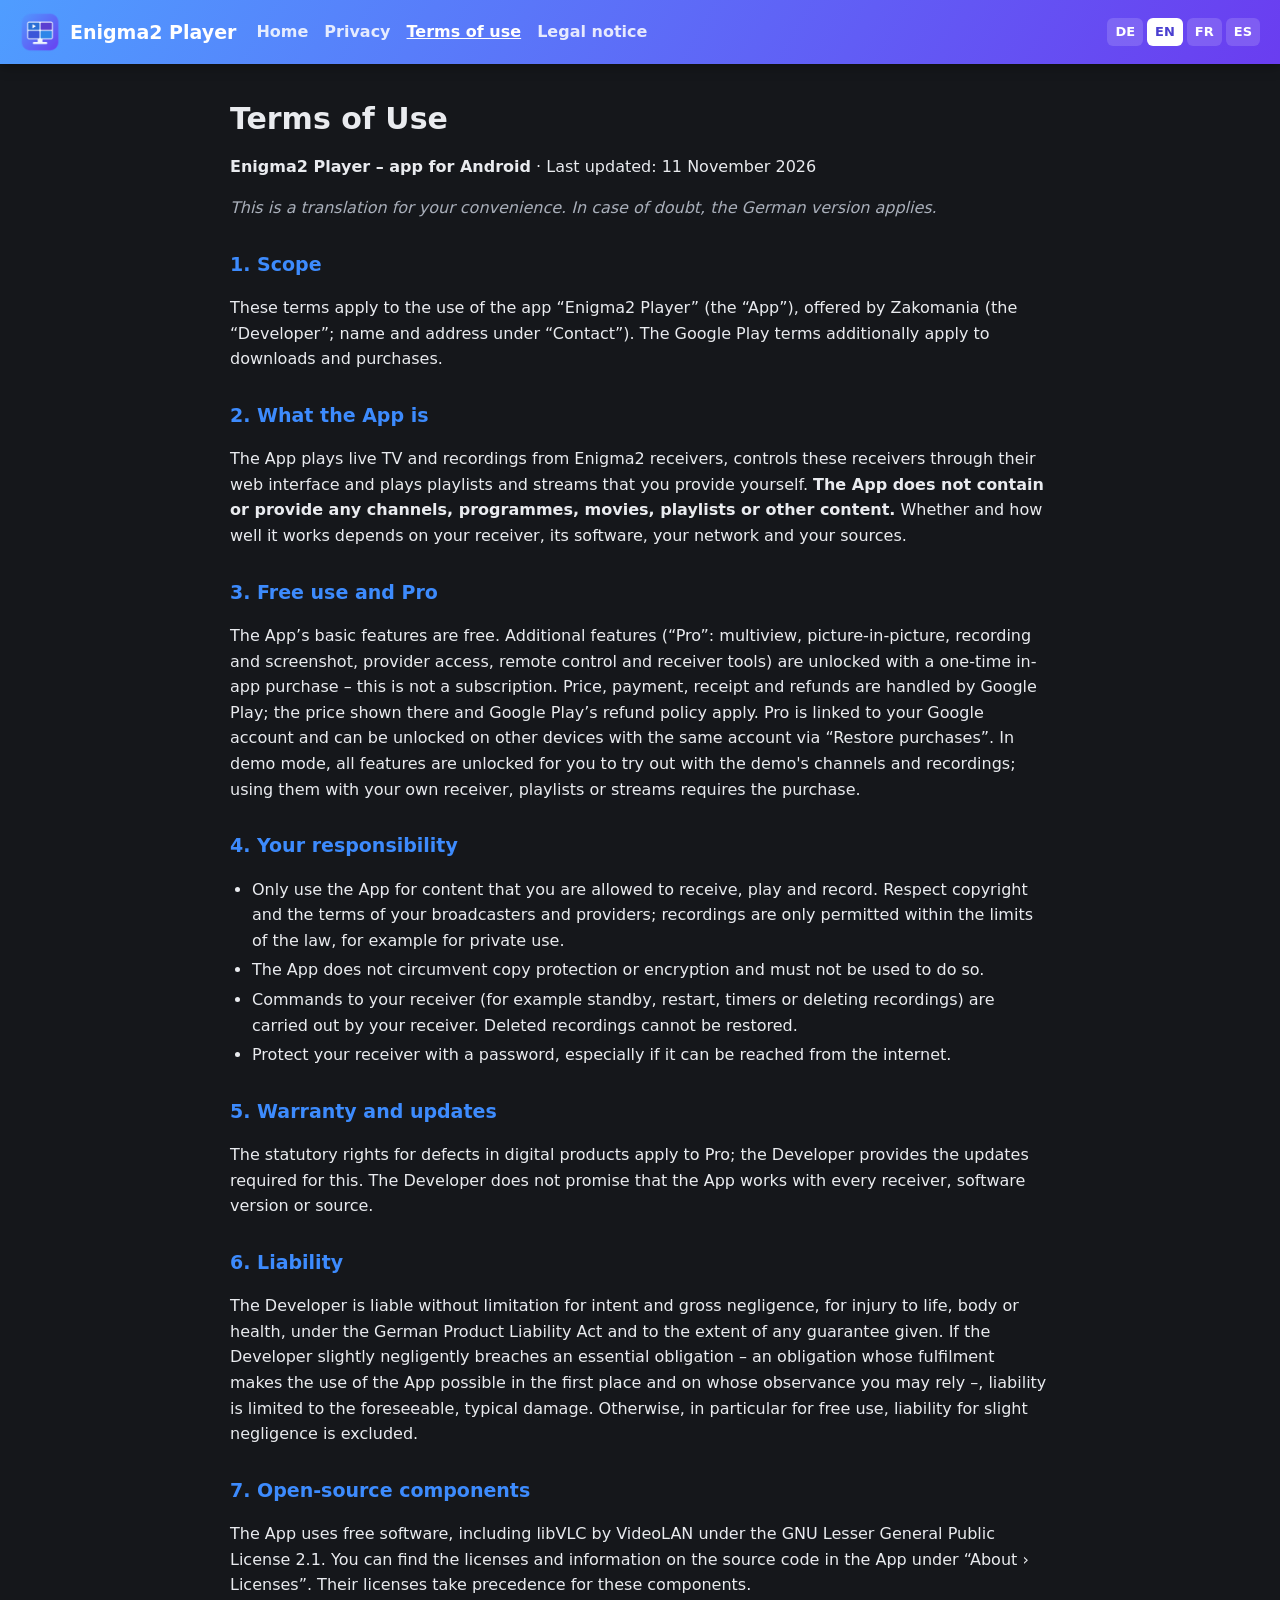
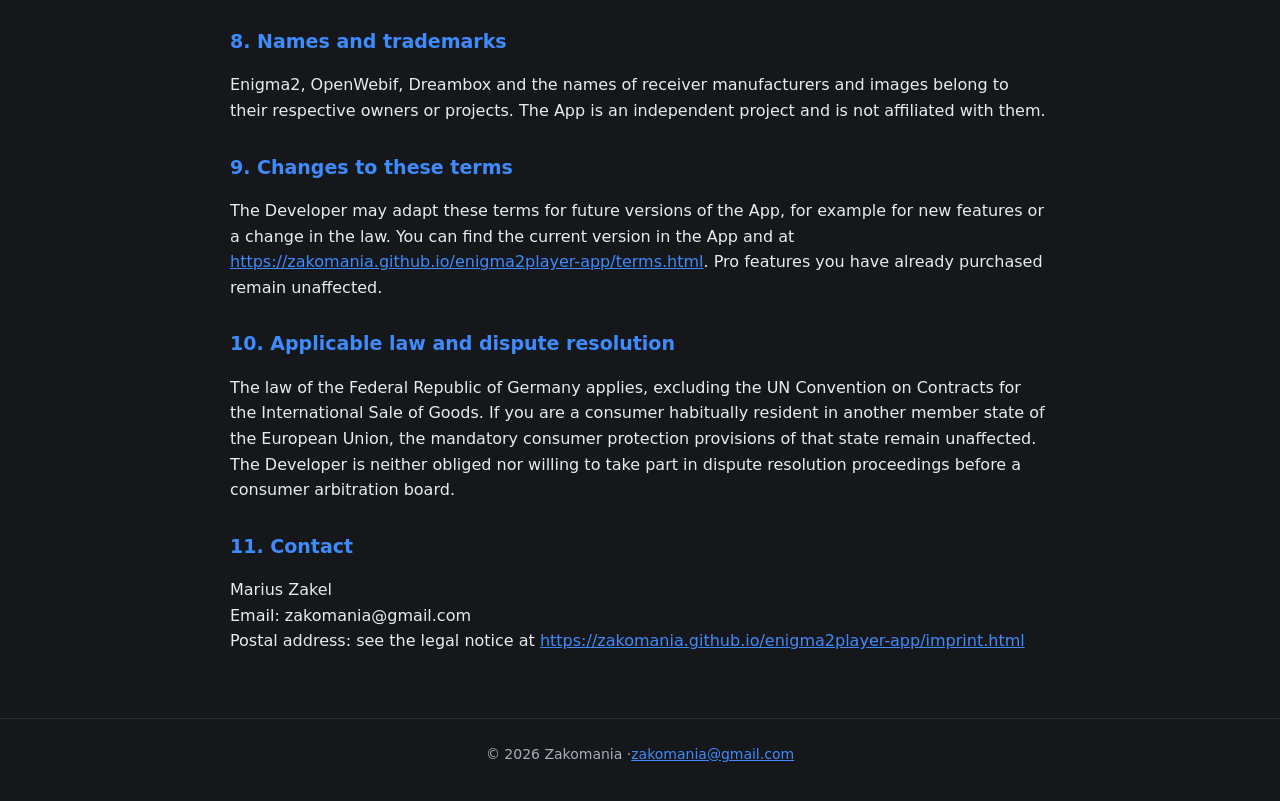
<file: terms.html>
<!doctype html>
<html lang="en" data-lang="en">
<head>
<meta charset="utf-8">
<meta name="viewport" content="width=device-width, initial-scale=1">
<title>Terms of use – Enigma2 Player</title>
<link rel="icon" href="app_icon.png">
<link rel="stylesheet" href="style.css">
<noscript><style>[data-l]{display:revert!important} .langs{display:none}</style></noscript>
</head>
<body>
<header>
  <a class="brand" href="index.html"><img src="app_icon.png" alt="" width="40" height="40"><span>Enigma2 Player</span></a>
  <nav><a href="index.html"><span data-l="de">Start</span><span data-l="en">Home</span><span data-l="fr">Accueil</span><span data-l="es">Inicio</span></a><a href="privacy.html"><span data-l="de">Datenschutz</span><span data-l="en">Privacy</span><span data-l="fr">Confidentialité</span><span data-l="es">Privacidad</span></a><a href="terms.html" class="on"><span data-l="de">Nutzungsbedingungen</span><span data-l="en">Terms of use</span><span data-l="fr">Conditions d’utilisation</span><span data-l="es">Condiciones de uso</span></a><a href="imprint.html"><span data-l="de">Impressum</span><span data-l="en">Legal notice</span><span data-l="fr">Mentions légales</span><span data-l="es">Aviso legal</span></a></nav>
  <div class="langs" aria-label="Language"><button type="button" data-set="de">DE</button><button type="button" data-set="en">EN</button><button type="button" data-set="fr">FR</button><button type="button" data-set="es">ES</button></div>
</header>
<main>
<section data-l="de" lang="de">
<h1>Nutzungsbedingungen</h1>
<p><strong>Enigma2 Player – App für Android</strong> · Stand: 11. November 2026</p>
<h2>1. Geltungsbereich</h2>
<p>Diese Bedingungen gelten für die Nutzung der App „Enigma2 Player“ (die „App“), angeboten von Zakomania (der „Entwickler“; Name und Anschrift unter „Kontakt“). Für das Herunterladen und für Käufe gelten zusätzlich die Bedingungen von Google Play.</p>
<h2>2. Was die App ist</h2>
<p>Die App spielt Fernsehen und Aufnahmen von Enigma2-Receivern ab, steuert diese Receiver über ihr Webinterface und spielt Wiedergabelisten und Streams ab, die du selbst bereitstellst. <strong>Die App enthält und vermittelt keine Sender, Programme, Filme, Wiedergabelisten oder sonstigen Inhalte.</strong> Ob und wie gut sie funktioniert, hängt von deinem Receiver, seiner Software, deinem Netz und deinen Quellen ab.</p>
<h2>3. Kostenlose Nutzung und Pro</h2>
<p>Die Grundfunktionen der App sind kostenlos. Weitere Funktionen („Pro“: Mehrfachansicht, Bild im Bild, Mitschnitt und Screenshot, Anbieter-Zugang, Fernbedienung und Receiver-Werkzeuge) schaltest du mit einem einmaligen Kauf in der App frei – es ist kein Abonnement. Preis, Zahlung, Beleg und Erstattung laufen über Google Play; es gelten der dort angezeigte Preis und die Erstattungsregeln von Google Play. Pro gilt für dein Google-Konto und lässt sich auf weiteren Geräten mit demselben Konto über „Käufe wiederherstellen“ freischalten. Im Demo-Modus sind alle Funktionen mit den Sendern und Aufnahmen der Demo zum Ausprobieren frei; für die Nutzung mit deinem eigenen Receiver, eigenen Wiedergabelisten oder Streams ist der Kauf nötig.</p>
<h2>4. Deine Verantwortung</h2>
<ul><li>Nutze die App nur für Inhalte, die du empfangen, abspielen und aufnehmen darfst. Beachte das Urheberrecht sowie die Bedingungen deiner Sender und Anbieter; Mitschnitte sind nur im gesetzlich erlaubten Rahmen zulässig, etwa zum privaten Gebrauch.</li><li>Die App umgeht keinen Kopierschutz und keine Verschlüsselung und darf dafür nicht verwendet werden.</li><li>Befehle an deinen Receiver (zum Beispiel Standby, Neustart, Timer oder das Löschen von Aufnahmen) führt dein Receiver aus. Gelöschte Aufnahmen lassen sich nicht wiederherstellen.</li><li>Schütze deinen Receiver mit einem Passwort, besonders wenn er aus dem Internet erreichbar ist.</li></ul>
<h2>5. Gewährleistung und Aktualisierungen</h2>
<p>Für Pro gelten die gesetzlichen Rechte bei Mängeln digitaler Produkte; der Entwickler stellt die dafür nötigen Aktualisierungen bereit. Eine Zusage, dass die App mit jedem Receiver, jeder Software-Version oder jeder Quelle funktioniert, gibt der Entwickler nicht.</p>
<h2>6. Haftung</h2>
<p>Der Entwickler haftet unbeschränkt bei Vorsatz und grober Fahrlässigkeit, bei der Verletzung von Leben, Körper oder Gesundheit, nach dem Produkthaftungsgesetz und im Umfang einer übernommenen Garantie. Verletzt der Entwickler leicht fahrlässig eine wesentliche Pflicht – eine Pflicht, deren Erfüllung die Nutzung der App erst ermöglicht und auf deren Einhaltung du vertrauen darfst –, ist die Haftung auf den vorhersehbaren, typischen Schaden begrenzt. Im Übrigen, insbesondere bei der kostenlosen Nutzung, ist die Haftung für leichte Fahrlässigkeit ausgeschlossen.</p>
<h2>7. Open-Source-Bestandteile</h2>
<p>Die App nutzt freie Software, unter anderem libVLC von VideoLAN unter der GNU Lesser General Public License 2.1. Die Lizenzen und Hinweise zum Quellcode findest du in der App unter „Über › Lizenzen“. Für diese Bestandteile gelten vorrangig ihre Lizenzen.</p>
<h2>8. Namen und Marken</h2>
<p>Enigma2, OpenWebif, Dreambox sowie die Namen von Receiver-Herstellern und Images gehören ihren jeweiligen Inhabern bzw. Projekten. Die App ist ein unabhängiges Projekt und steht in keiner Verbindung zu ihnen.</p>
<h2>9. Änderungen dieser Bedingungen</h2>
<p>Der Entwickler kann diese Bedingungen für künftige Versionen der App anpassen, etwa bei neuen Funktionen oder einer geänderten Rechtslage. Die jeweils gültige Fassung findest du in der App und unter <a href="https://zakomania.github.io/enigma2player-app/terms.html">https://zakomania.github.io/enigma2player-app/terms.html</a>. Bereits gekaufte Pro-Funktionen bleiben davon unberührt.</p>
<h2>10. Anwendbares Recht und Streitbeilegung</h2>
<p>Es gilt das Recht der Bundesrepublik Deutschland unter Ausschluss des UN-Kaufrechts. Bist du Verbraucher mit gewöhnlichem Aufenthalt in einem anderen Staat der Europäischen Union, bleiben die zwingenden Verbraucherschutzvorschriften dieses Staates unberührt. Der Entwickler ist nicht verpflichtet und nicht bereit, an Streitbeilegungsverfahren vor einer Verbraucherschlichtungsstelle teilzunehmen.</p>
<h2>11. Kontakt</h2>
<p>Marius Zakel<br>E-Mail: zakomania@gmail.com<br>Anschrift: siehe Impressum unter <a href="https://zakomania.github.io/enigma2player-app/imprint.html">https://zakomania.github.io/enigma2player-app/imprint.html</a></p>
</section>
<section data-l="en" lang="en">
<h1>Terms of Use</h1>
<p><strong>Enigma2 Player – app for Android</strong> · Last updated: 11 November 2026</p>
<p class="note">This is a translation for your convenience. In case of doubt, the German version applies.</p>
<h2>1. Scope</h2>
<p>These terms apply to the use of the app “Enigma2 Player” (the “App”), offered by Zakomania (the “Developer”; name and address under “Contact”). The Google Play terms additionally apply to downloads and purchases.</p>
<h2>2. What the App is</h2>
<p>The App plays live TV and recordings from Enigma2 receivers, controls these receivers through their web interface and plays playlists and streams that you provide yourself. <strong>The App does not contain or provide any channels, programmes, movies, playlists or other content.</strong> Whether and how well it works depends on your receiver, its software, your network and your sources.</p>
<h2>3. Free use and Pro</h2>
<p>The App’s basic features are free. Additional features (“Pro”: multiview, picture-in-picture, recording and screenshot, provider access, remote control and receiver tools) are unlocked with a one-time in-app purchase – this is not a subscription. Price, payment, receipt and refunds are handled by Google Play; the price shown there and Google Play’s refund policy apply. Pro is linked to your Google account and can be unlocked on other devices with the same account via “Restore purchases”. In demo mode, all features are unlocked for you to try out with the demo's channels and recordings; using them with your own receiver, playlists or streams requires the purchase.</p>
<h2>4. Your responsibility</h2>
<ul><li>Only use the App for content that you are allowed to receive, play and record. Respect copyright and the terms of your broadcasters and providers; recordings are only permitted within the limits of the law, for example for private use.</li><li>The App does not circumvent copy protection or encryption and must not be used to do so.</li><li>Commands to your receiver (for example standby, restart, timers or deleting recordings) are carried out by your receiver. Deleted recordings cannot be restored.</li><li>Protect your receiver with a password, especially if it can be reached from the internet.</li></ul>
<h2>5. Warranty and updates</h2>
<p>The statutory rights for defects in digital products apply to Pro; the Developer provides the updates required for this. The Developer does not promise that the App works with every receiver, software version or source.</p>
<h2>6. Liability</h2>
<p>The Developer is liable without limitation for intent and gross negligence, for injury to life, body or health, under the German Product Liability Act and to the extent of any guarantee given. If the Developer slightly negligently breaches an essential obligation – an obligation whose fulfilment makes the use of the App possible in the first place and on whose observance you may rely –, liability is limited to the foreseeable, typical damage. Otherwise, in particular for free use, liability for slight negligence is excluded.</p>
<h2>7. Open-source components</h2>
<p>The App uses free software, including libVLC by VideoLAN under the GNU Lesser General Public License 2.1. You can find the licenses and information on the source code in the App under “About › Licenses”. Their licenses take precedence for these components.</p>
<h2>8. Names and trademarks</h2>
<p>Enigma2, OpenWebif, Dreambox and the names of receiver manufacturers and images belong to their respective owners or projects. The App is an independent project and is not affiliated with them.</p>
<h2>9. Changes to these terms</h2>
<p>The Developer may adapt these terms for future versions of the App, for example for new features or a change in the law. You can find the current version in the App and at <a href="https://zakomania.github.io/enigma2player-app/terms.html">https://zakomania.github.io/enigma2player-app/terms.html</a>. Pro features you have already purchased remain unaffected.</p>
<h2>10. Applicable law and dispute resolution</h2>
<p>The law of the Federal Republic of Germany applies, excluding the UN Convention on Contracts for the International Sale of Goods. If you are a consumer habitually resident in another member state of the European Union, the mandatory consumer protection provisions of that state remain unaffected. The Developer is neither obliged nor willing to take part in dispute resolution proceedings before a consumer arbitration board.</p>
<h2>11. Contact</h2>
<p>Marius Zakel<br>Email: zakomania@gmail.com<br>Postal address: see the legal notice at <a href="https://zakomania.github.io/enigma2player-app/imprint.html">https://zakomania.github.io/enigma2player-app/imprint.html</a></p>
</section>
<section data-l="fr" lang="fr">
<h1>Conditions d’utilisation</h1>
<p><strong>Enigma2 Player – application pour Android</strong> · Mise à jour : 11 novembre 2026</p>
<p class="note">Ceci est une traduction fournie pour votre commodité. En cas de doute, la version allemande fait foi.</p>
<h2>1. Champ d’application</h2>
<p>Les présentes conditions s’appliquent à l’utilisation de l’application « Enigma2 Player » (l’« Application »), proposée par Zakomania (le « Développeur » ; nom et adresse sous « Contact »). Les conditions de Google Play s’appliquent en outre au téléchargement et aux achats.</p>
<h2>2. Ce qu’est l’Application</h2>
<p>L’Application lit la télévision en direct et les enregistrements des récepteurs Enigma2, pilote ces récepteurs via leur interface web et lit des listes de lecture et des flux que vous fournissez vous-même. <strong>L’Application ne contient ni ne fournit aucune chaîne, émission, film, liste de lecture ou autre contenu.</strong> Son fonctionnement dépend de votre récepteur, de son logiciel, de votre réseau et de vos sources.</p>
<h2>3. Utilisation gratuite et Pro</h2>
<p>Les fonctions de base de l’Application sont gratuites. Des fonctions supplémentaires (« Pro » : multivue, image dans l’image, enregistrement et capture d’écran, accès fournisseur, télécommande et outils du récepteur) se débloquent par un achat unique dans l’Application – il ne s’agit pas d’un abonnement. Le prix, le paiement, le reçu et le remboursement passent par Google Play ; le prix qui y est affiché et les règles de remboursement de Google Play s’appliquent. Pro est lié à votre compte Google et peut être débloqué sur d’autres appareils utilisant le même compte via « Restaurer les achats ». En mode démo, toutes les fonctions sont débloquées pour les essayer avec les chaînes et enregistrements de la démo ; leur utilisation avec votre propre récepteur, vos listes de lecture ou flux nécessite l’achat.</p>
<h2>4. Votre responsabilité</h2>
<ul><li>N’utilisez l’Application que pour des contenus que vous êtes autorisé à recevoir, lire et enregistrer. Respectez le droit d’auteur ainsi que les conditions de vos chaînes et fournisseurs ; les enregistrements ne sont autorisés que dans le cadre prévu par la loi, par exemple pour un usage privé.</li><li>L’Application ne contourne aucune protection contre la copie ni aucun chiffrement et ne doit pas être utilisée à cette fin.</li><li>Les commandes envoyées à votre récepteur (par exemple veille, redémarrage, programmations ou suppression d’enregistrements) sont exécutées par votre récepteur. Les enregistrements supprimés ne peuvent pas être restaurés.</li><li>Protégez votre récepteur par un mot de passe, en particulier s’il est accessible depuis Internet.</li></ul>
<h2>5. Garantie et mises à jour</h2>
<p>Les droits légaux relatifs aux défauts des produits numériques s’appliquent à Pro ; le Développeur fournit les mises à jour nécessaires à cet effet. Le Développeur ne garantit pas que l’Application fonctionne avec chaque récepteur, chaque version logicielle ou chaque source.</p>
<h2>6. Responsabilité</h2>
<p>Le Développeur est responsable sans limitation en cas de faute intentionnelle et de négligence grave, d’atteinte à la vie, à l’intégrité physique ou à la santé, en vertu de la loi allemande sur la responsabilité du fait des produits et dans la mesure d’une garantie accordée. Si le Développeur manque par négligence légère à une obligation essentielle – une obligation dont l’exécution rend possible l’utilisation de l’Application et au respect de laquelle vous pouvez vous fier –, la responsabilité est limitée au dommage prévisible et typique. Pour le reste, notamment en cas d’utilisation gratuite, la responsabilité pour négligence légère est exclue.</p>
<h2>7. Composants open source</h2>
<p>L’Application utilise des logiciels libres, notamment libVLC de VideoLAN sous la licence publique générale limitée GNU 2.1. Vous trouverez les licences et les informations sur le code source dans l’Application, sous « À propos › Licences ». Leurs licences prévalent pour ces composants.</p>
<h2>8. Noms et marques</h2>
<p>Enigma2, OpenWebif, Dreambox ainsi que les noms des fabricants de récepteurs et des images appartiennent à leurs titulaires ou projets respectifs. L’Application est un projet indépendant et n’a aucun lien avec eux.</p>
<h2>9. Modification des présentes conditions</h2>
<p>Le Développeur peut adapter les présentes conditions pour les futures versions de l’Application, par exemple en cas de nouvelles fonctions ou d’évolution de la législation. Vous trouverez la version en vigueur dans l’Application et à l’adresse <a href="https://zakomania.github.io/enigma2player-app/terms.html">https://zakomania.github.io/enigma2player-app/terms.html</a>. Les fonctions Pro déjà achetées ne sont pas concernées.</p>
<h2>10. Droit applicable et règlement des litiges</h2>
<p>Le droit de la République fédérale d’Allemagne s’applique, à l’exclusion de la Convention des Nations unies sur les contrats de vente internationale de marchandises. Si vous êtes un consommateur résidant habituellement dans un autre État membre de l’Union européenne, les dispositions impératives de protection des consommateurs de cet État restent applicables. Le Développeur n’est ni tenu ni disposé de participer à une procédure de règlement des litiges devant un organisme de médiation de la consommation.</p>
<h2>11. Contact</h2>
<p>Marius Zakel<br>E-mail : zakomania@gmail.com<br>Adresse postale : voir les mentions légales sur <a href="https://zakomania.github.io/enigma2player-app/imprint.html">https://zakomania.github.io/enigma2player-app/imprint.html</a></p>
</section>
<section data-l="es" lang="es">
<h1>Condiciones de uso</h1>
<p><strong>Enigma2 Player – app para Android</strong> · Última actualización: 11 de noviembre de 2026</p>
<p class="note">Esta es una traducción para tu comodidad. En caso de duda, prevalece la versión alemana.</p>
<h2>1. Ámbito de aplicación</h2>
<p>Estas condiciones se aplican al uso de la app «Enigma2 Player» (la «App»), ofrecida por Zakomania (el «Desarrollador»; nombre y dirección en «Contacto»). A la descarga y a las compras se aplican además las condiciones de Google Play.</p>
<h2>2. Qué es la App</h2>
<p>La App reproduce la televisión en directo y las grabaciones de receptores Enigma2, controla estos receptores a través de su interfaz web y reproduce listas de reproducción y emisiones que tú mismo proporcionas. <strong>La App no contiene ni proporciona canales, programas, películas, listas de reproducción ni ningún otro contenido.</strong> Que funcione, y lo bien que funcione, depende de tu receptor, de su software, de tu red y de tus fuentes.</p>
<h2>3. Uso gratuito y Pro</h2>
<p>Las funciones básicas de la App son gratuitas. Las funciones adicionales («Pro»: multivista, imagen en imagen, grabación y captura de pantalla, acceso al proveedor, mando a distancia y herramientas del receptor) se desbloquean con una compra única en la App; no es una suscripción. El precio, el pago, el recibo y el reembolso se gestionan a través de Google Play; se aplican el precio allí indicado y las normas de reembolso de Google Play. Pro está vinculado a tu cuenta de Google y puede desbloquearse en otros dispositivos con la misma cuenta mediante «Restaurar compras». En el modo de demostración, todas las funciones están desbloqueadas para que las pruebes con los canales y grabaciones de la demostración; para usarlas con tu propio receptor, tus listas de reproducción o streams es necesaria la compra.</p>
<h2>4. Tu responsabilidad</h2>
<ul><li>Usa la App solo para contenidos que tengas derecho a recibir, reproducir y grabar. Respeta los derechos de autor y las condiciones de tus emisoras y proveedores; las grabaciones solo están permitidas dentro de los límites de la ley, por ejemplo para uso privado.</li><li>La App no elude ninguna protección anticopia ni ningún cifrado y no debe utilizarse para ello.</li><li>Las órdenes enviadas a tu receptor (por ejemplo, modo de espera, reinicio, temporizadores o eliminación de grabaciones) las ejecuta tu receptor. Las grabaciones eliminadas no se pueden recuperar.</li><li>Protege tu receptor con una contraseña, sobre todo si es accesible desde Internet.</li></ul>
<h2>5. Garantía y actualizaciones</h2>
<p>A Pro se aplican los derechos legales por defectos de los productos digitales; el Desarrollador proporciona las actualizaciones necesarias para ello. El Desarrollador no garantiza que la App funcione con cualquier receptor, versión de software o fuente.</p>
<h2>6. Responsabilidad</h2>
<p>El Desarrollador responde de forma ilimitada en caso de dolo y negligencia grave, de daños a la vida, la integridad física o la salud, conforme a la ley alemana de responsabilidad por productos defectuosos y en la medida de una garantía asumida. Si el Desarrollador incumple por negligencia leve una obligación esencial –una obligación cuyo cumplimiento hace posible el uso de la App y en cuyo cumplimiento puedes confiar–, la responsabilidad se limita al daño previsible y típico. Por lo demás, en particular en caso de uso gratuito, queda excluida la responsabilidad por negligencia leve.</p>
<h2>7. Componentes de código abierto</h2>
<p>La App utiliza software libre, entre otros libVLC de VideoLAN bajo la Licencia Pública General Reducida de GNU 2.1. Encontrarás las licencias y la información sobre el código fuente en la App, en «Acerca de › Licencias». Para estos componentes prevalecen sus licencias.</p>
<h2>8. Nombres y marcas</h2>
<p>Enigma2, OpenWebif, Dreambox y los nombres de los fabricantes de receptores y de las imágenes pertenecen a sus respectivos titulares o proyectos. La App es un proyecto independiente y no tiene ninguna relación con ellos.</p>
<h2>9. Cambios en estas condiciones</h2>
<p>El Desarrollador puede adaptar estas condiciones para futuras versiones de la App, por ejemplo por nuevas funciones o por cambios en la legislación. Encontrarás la versión vigente en la App y en <a href="https://zakomania.github.io/enigma2player-app/terms.html">https://zakomania.github.io/enigma2player-app/terms.html</a>. Las funciones Pro ya compradas no se ven afectadas.</p>
<h2>10. Derecho aplicable y resolución de litigios</h2>
<p>Se aplica el derecho de la República Federal de Alemania, con exclusión de la Convención de las Naciones Unidas sobre los Contratos de Compraventa Internacional de Mercaderías. Si eres consumidor con residencia habitual en otro Estado miembro de la Unión Europea, las disposiciones imperativas de protección de los consumidores de ese Estado no se ven afectadas. El Desarrollador no está obligado ni dispuesto a participar en procedimientos de resolución de litigios ante una entidad de resolución alternativa de litigios de consumo.</p>
<h2>11. Contacto</h2>
<p>Marius Zakel<br>Correo electrónico: zakomania@gmail.com<br>Dirección postal: véase el aviso legal en <a href="https://zakomania.github.io/enigma2player-app/imprint.html">https://zakomania.github.io/enigma2player-app/imprint.html</a></p>
</section>
</main>
<footer>© 2026 Zakomania ·<a href="mailto:zakomania@gmail.com">zakomania@gmail.com</a></footer>
<script src="lang.js"></script>
</body>
</html>
</file>
<file: style.css>
:root{--bg:#15171b;--bg2:#1b1e23;--text:#e9ebef;--text2:#a9afba;--accent:#3d8bfd;--line:#2a2e35}
*{box-sizing:border-box}
html{-webkit-text-size-adjust:100%}
body{margin:0;background:var(--bg);color:var(--text);font:16px/1.6 system-ui,-apple-system,"Segoe UI",Roboto,sans-serif}
a{color:var(--accent)}
header{position:sticky;top:0;z-index:1;display:flex;flex-wrap:wrap;align-items:center;gap:8px 20px;padding:12px 20px;
  background:linear-gradient(120deg,#4f9dff,#6a3df0);box-shadow:0 2px 12px rgba(0,0,0,.35)}
.brand{display:flex;align-items:center;gap:10px;color:#fff;text-decoration:none;font-weight:800;font-size:19px}
.brand img{border-radius:10px}
nav{display:flex;flex-wrap:wrap;gap:4px 16px;flex:1}
nav a{color:#fff;opacity:.85;text-decoration:none;font-weight:600}
nav a.on,nav a:hover{opacity:1;text-decoration:underline}
.langs{display:flex;gap:4px}
.langs button{font:inherit;font-size:13px;font-weight:700;color:#fff;background:rgba(255,255,255,.15);border:0;
  border-radius:6px;padding:4px 8px;cursor:pointer}
.langs button.on{background:#fff;color:#4a3fd0}
main{max-width:860px;margin:0 auto;padding:28px 20px 48px}
[data-l]{display:none}
html[data-lang=de] [data-l=de],html[data-lang=en] [data-l=en],html[data-lang=fr] [data-l=fr],
html[data-lang=es] [data-l=es]{display:revert}
h1{font-size:30px;line-height:1.25;margin:8px 0 4px}
h2{font-size:19px;color:var(--accent);margin:28px 0 6px}
h2.label{font-size:14px;letter-spacing:.08em;color:var(--text2);border-bottom:1px solid var(--line);padding-bottom:4px}
ul{padding-left:22px}
li{margin:4px 0}
.note{color:var(--text2);font-style:italic}
.hero{display:flex;gap:20px;align-items:center;margin-bottom:12px}
.hero img{border-radius:22px;width:96px;height:96px}
.lead{font-size:19px;color:var(--text2);margin:4px 0 0}
.buttons{display:flex;flex-wrap:wrap;gap:10px;margin:22px 0}
.button{display:inline-block;padding:10px 18px;border-radius:999px;background:var(--accent);color:#fff;
  text-decoration:none;font-weight:700}
.button.alt{background:var(--bg2);border:1px solid var(--line);color:var(--text)}
.button.soon{background:transparent;border:1px dashed var(--line);color:var(--text2);cursor:default}
.shots{display:flex;gap:12px;overflow-x:auto;padding:6px 0 14px;margin:8px 0 6px}
.shots img{height:420px;width:auto;border-radius:14px;flex:none}
footer{text-align:center;color:var(--text2);font-size:14px;padding:24px 20px 36px;border-top:1px solid var(--line)}
@media (max-width:560px){h1{font-size:25px}.shots img{height:340px}.hero img{width:72px;height:72px}}
</file>
